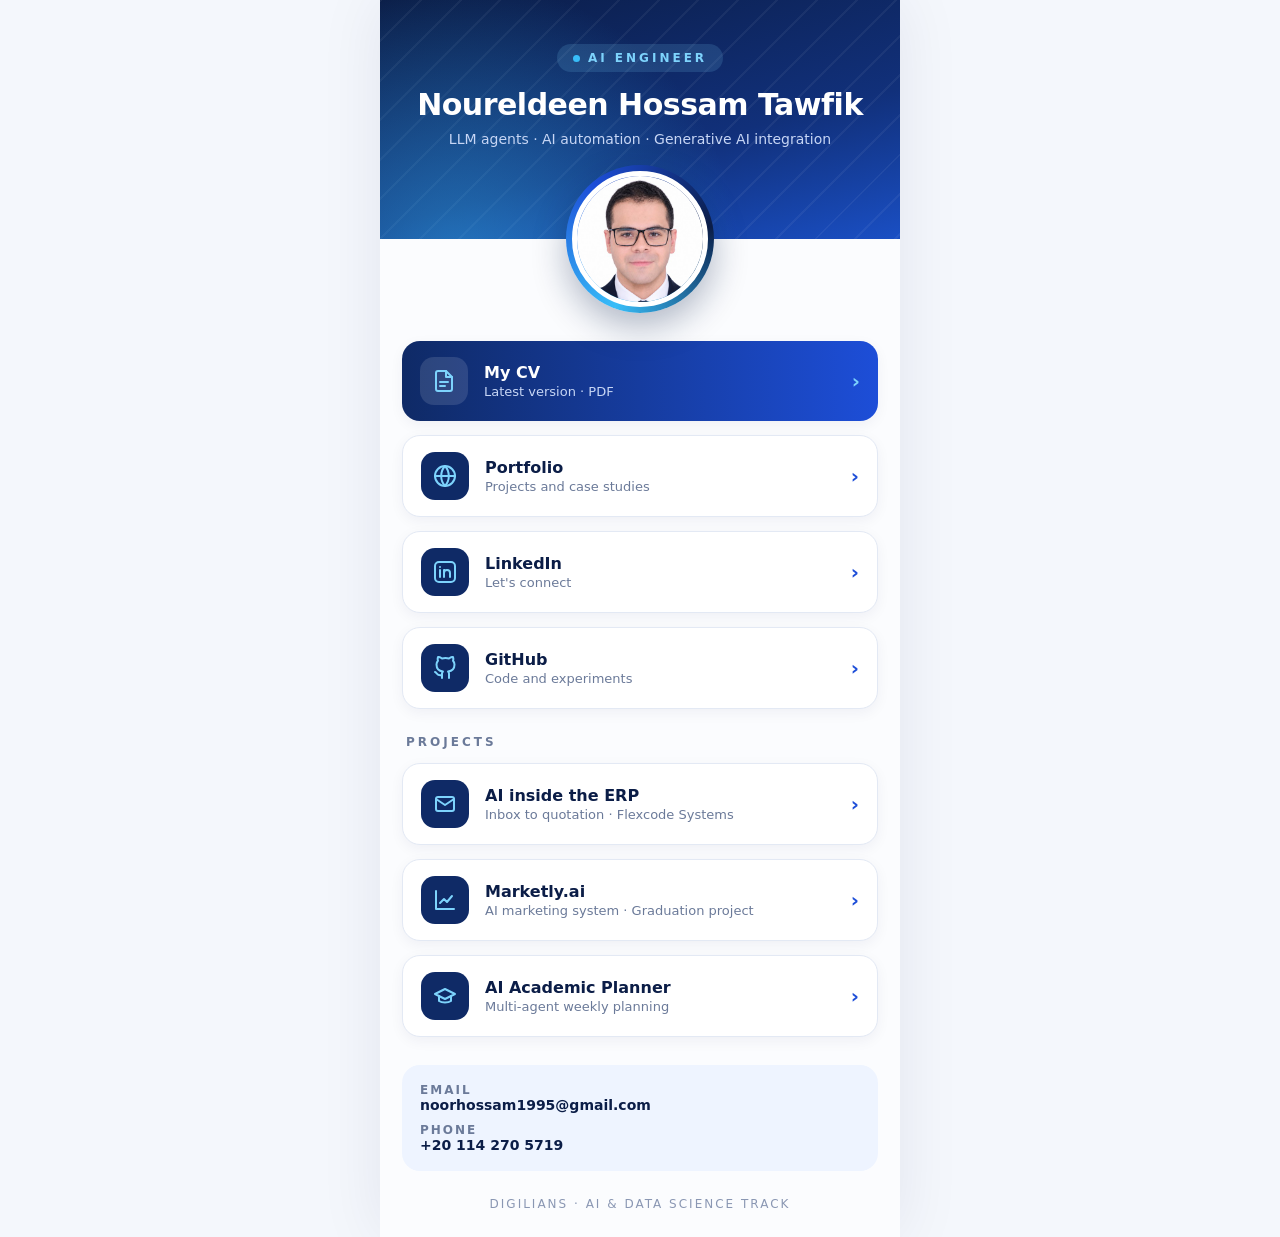
<file: index.html>
<!DOCTYPE html>
<html lang="en">
<head>
<meta charset="utf-8">
<meta name="viewport" content="width=device-width, initial-scale=1">
<title>Noureldeen Hossam Tawfik · AI Engineer</title>
<meta name="description" content="Noureldeen Hossam Tawfik — AI Engineer. Portfolio, CV, LinkedIn and projects.">
<style>
*{box-sizing:border-box;margin:0;padding:0}
body{min-height:100vh;font-family:Inter,system-ui,-apple-system,"Segoe UI",Roboto,sans-serif;color:#0b1d47;
  background:#f4f7fc;display:flex;justify-content:center}
.wrap{width:100%;max-width:520px;min-height:100vh;background:#fbfcfe;box-shadow:0 0 60px rgba(11,29,71,.08)}
.hero{position:relative;padding:44px 28px 92px;text-align:center;color:#fff;
  background:linear-gradient(165deg,#0b1d47 0%,#11307a 60%,#1a4fc4 100%);overflow:hidden}
.hero:after{content:"";position:absolute;inset:0;pointer-events:none;
  background:radial-gradient(circle at 15% 110%,rgba(56,189,248,.45),transparent 55%),
  repeating-linear-gradient(135deg,rgba(255,255,255,.05) 0 2px,transparent 2px 28px)}
.hero *{position:relative;z-index:1}
.chip{display:inline-flex;align-items:center;gap:8px;padding:7px 16px;border-radius:999px;background:rgba(125,211,252,.15);
  color:#7dd3fc;font-weight:700;font-size:12px;letter-spacing:3px}
.chip:before{content:"";width:7px;height:7px;border-radius:50%;background:#38bdf8}
h1{margin-top:16px;font-size:30px;line-height:1.15;font-weight:800;letter-spacing:-.5px}
.sub{margin-top:8px;color:#c7d6f5;font-size:14px}
.photo{width:148px;height:148px;margin:-74px auto 0;border-radius:50%;padding:6px;position:relative;z-index:2;
  background:conic-gradient(from 200deg,#38bdf8,#1d4ed8,#0b1d47,#38bdf8);box-shadow:0 14px 34px rgba(11,29,71,.3)}
.photo img{width:100%;height:100%;border-radius:50%;border:5px solid #fff;object-fit:cover;display:block}
.links{padding:28px 22px 10px;display:grid;gap:14px}
a.btn{display:flex;align-items:center;gap:16px;padding:16px 18px;border-radius:18px;background:#fff;text-decoration:none;color:#0b1d47;
  border:1px solid #e3e9f4;box-shadow:0 4px 14px rgba(11,29,71,.05);transition:transform .15s,box-shadow .15s}
a.btn:active,a.btn:hover{transform:translateY(-2px);box-shadow:0 10px 24px rgba(11,29,71,.12)}
.ic{width:48px;height:48px;border-radius:14px;background:#0f2a66;display:flex;align-items:center;justify-content:center;flex:none}
.ic svg{width:24px;height:24px;stroke:#7dd3fc;fill:none;stroke-width:2;stroke-linecap:round;stroke-linejoin:round}
.t{font-weight:700;font-size:16px}
.d{font-size:13px;color:#6b7a99;margin-top:2px}
.arrow{margin-left:auto;color:#1d4ed8;font-size:20px;font-weight:700}
a.primary{background:linear-gradient(90deg,#0f2a66,#1d4ed8);border:none;color:#fff}
a.primary .d{color:#c7d6f5}a.primary .ic{background:rgba(255,255,255,.12)}a.primary .arrow{color:#7dd3fc}
.sec{font-size:12px;letter-spacing:3px;font-weight:700;color:#6b7a99;margin:12px 4px 0}
.contact{margin:18px 22px 0;padding:18px;border-radius:18px;background:#eef4ff;display:grid;gap:10px;font-size:14px}
.contact a{color:#0b1d47;text-decoration:none;font-weight:600}
.contact span{color:#6b7a99;font-size:12px;letter-spacing:2px;font-weight:600;display:block}
footer{padding:26px;text-align:center;font-size:12px;color:#8a97b3;letter-spacing:2px}
</style>
</head>
<body>
<div class="wrap">
  <div class="hero">
    <div class="chip">AI ENGINEER</div>
    <h1>Noureldeen Hossam Tawfik</h1>
    <p class="sub">LLM agents · AI automation · Generative AI integration</p>
  </div>
  <div class="photo"><img src="photo.jpg" alt="Noureldeen Hossam Tawfik"></div>

  <div class="links">
    <a class="btn primary" href="Noureldeen_Hossam_CV.pdf" target="_blank" rel="noopener">
      <div class="ic"><svg viewBox="0 0 24 24"><path d="M14 2H6a2 2 0 0 0-2 2v16a2 2 0 0 0 2 2h12a2 2 0 0 0 2-2V8z"/><path d="M14 2v6h6M8 13h8M8 17h5"/></svg></div>
      <div><div class="t">My CV</div><div class="d">Latest version · PDF</div></div><div class="arrow">›</div></a>

    <a class="btn" href="https://portfolioo-sigma-three.vercel.app/" target="_blank" rel="noopener">
      <div class="ic"><svg viewBox="0 0 24 24"><circle cx="12" cy="12" r="10"/><path d="M2 12h20M12 2a15 15 0 0 1 0 20M12 2a15 15 0 0 0 0 20"/></svg></div>
      <div><div class="t">Portfolio</div><div class="d">Projects and case studies</div></div><div class="arrow">›</div></a>

    <a class="btn" href="https://www.linkedin.com/in/nour-eldeen-hossam" target="_blank" rel="noopener">
      <div class="ic"><svg viewBox="0 0 24 24"><rect x="2" y="2" width="20" height="20" rx="4"/><path d="M7 10v7M7 7v.01M11 17v-7M11 13a3 3 0 0 1 6 0v4"/></svg></div>
      <div><div class="t">LinkedIn</div><div class="d">Let's connect</div></div><div class="arrow">›</div></a>

    <a class="btn" href="https://github.com/noureldeenhossam" target="_blank" rel="noopener">
      <div class="ic"><svg viewBox="0 0 24 24"><path d="M9 19c-5 1.5-5-2.5-7-3m14 6v-3.9a3.4 3.4 0 0 0-.9-2.6c3.1-.4 6.4-1.5 6.4-7A5.4 5.4 0 0 0 20 4.8 5 5 0 0 0 19.9 1S18.7.6 16 2.5a13.4 13.4 0 0 0-7 0C6.3.6 5.1 1 5.1 1A5 5 0 0 0 5 4.8a5.4 5.4 0 0 0-1.5 3.7c0 5.4 3.3 6.6 6.4 7a3.4 3.4 0 0 0-.9 2.6V22"/></svg></div>
      <div><div class="t">GitHub</div><div class="d">Code and experiments</div></div><div class="arrow">›</div></a>

    <div class="sec">PROJECTS</div>

    <a class="btn" href="projects/flexcode.html">
      <div class="ic"><svg viewBox="0 0 24 24"><rect x="3" y="5" width="18" height="14" rx="2"/><path d="M3 7l9 6 9-6"/></svg></div>
      <div><div class="t">AI inside the ERP</div><div class="d">Inbox to quotation · Flexcode Systems</div></div><div class="arrow">›</div></a>

    <a class="btn" href="projects/marketly.html">
      <div class="ic"><svg viewBox="0 0 24 24"><path d="M3 3v18h18"/><path d="M7 15l4-4 3 3 5-6"/></svg></div>
      <div><div class="t">Marketly.ai</div><div class="d">AI marketing system · Graduation project</div></div><div class="arrow">›</div></a>

    <a class="btn" href="projects/academic.html">
      <div class="ic"><svg viewBox="0 0 24 24"><path d="M22 10L12 5 2 10l10 5 10-5z"/><path d="M6 12v5c3 2 9 2 12 0v-5"/></svg></div>
      <div><div class="t">AI Academic Planner</div><div class="d">Multi-agent weekly planning</div></div><div class="arrow">›</div></a>


  </div>

  <div class="contact">
    <div><span>EMAIL</span><a href="mailto:noorhossam1995@gmail.com">noorhossam1995@gmail.com</a></div>
    <div><span>PHONE</span><a href="tel:+201142705719">+20 114 270 5719</a></div>
  </div>
  <footer>DIGILIANS · AI &amp; DATA SCIENCE TRACK</footer>
</div>
</body>
</html>
</file>
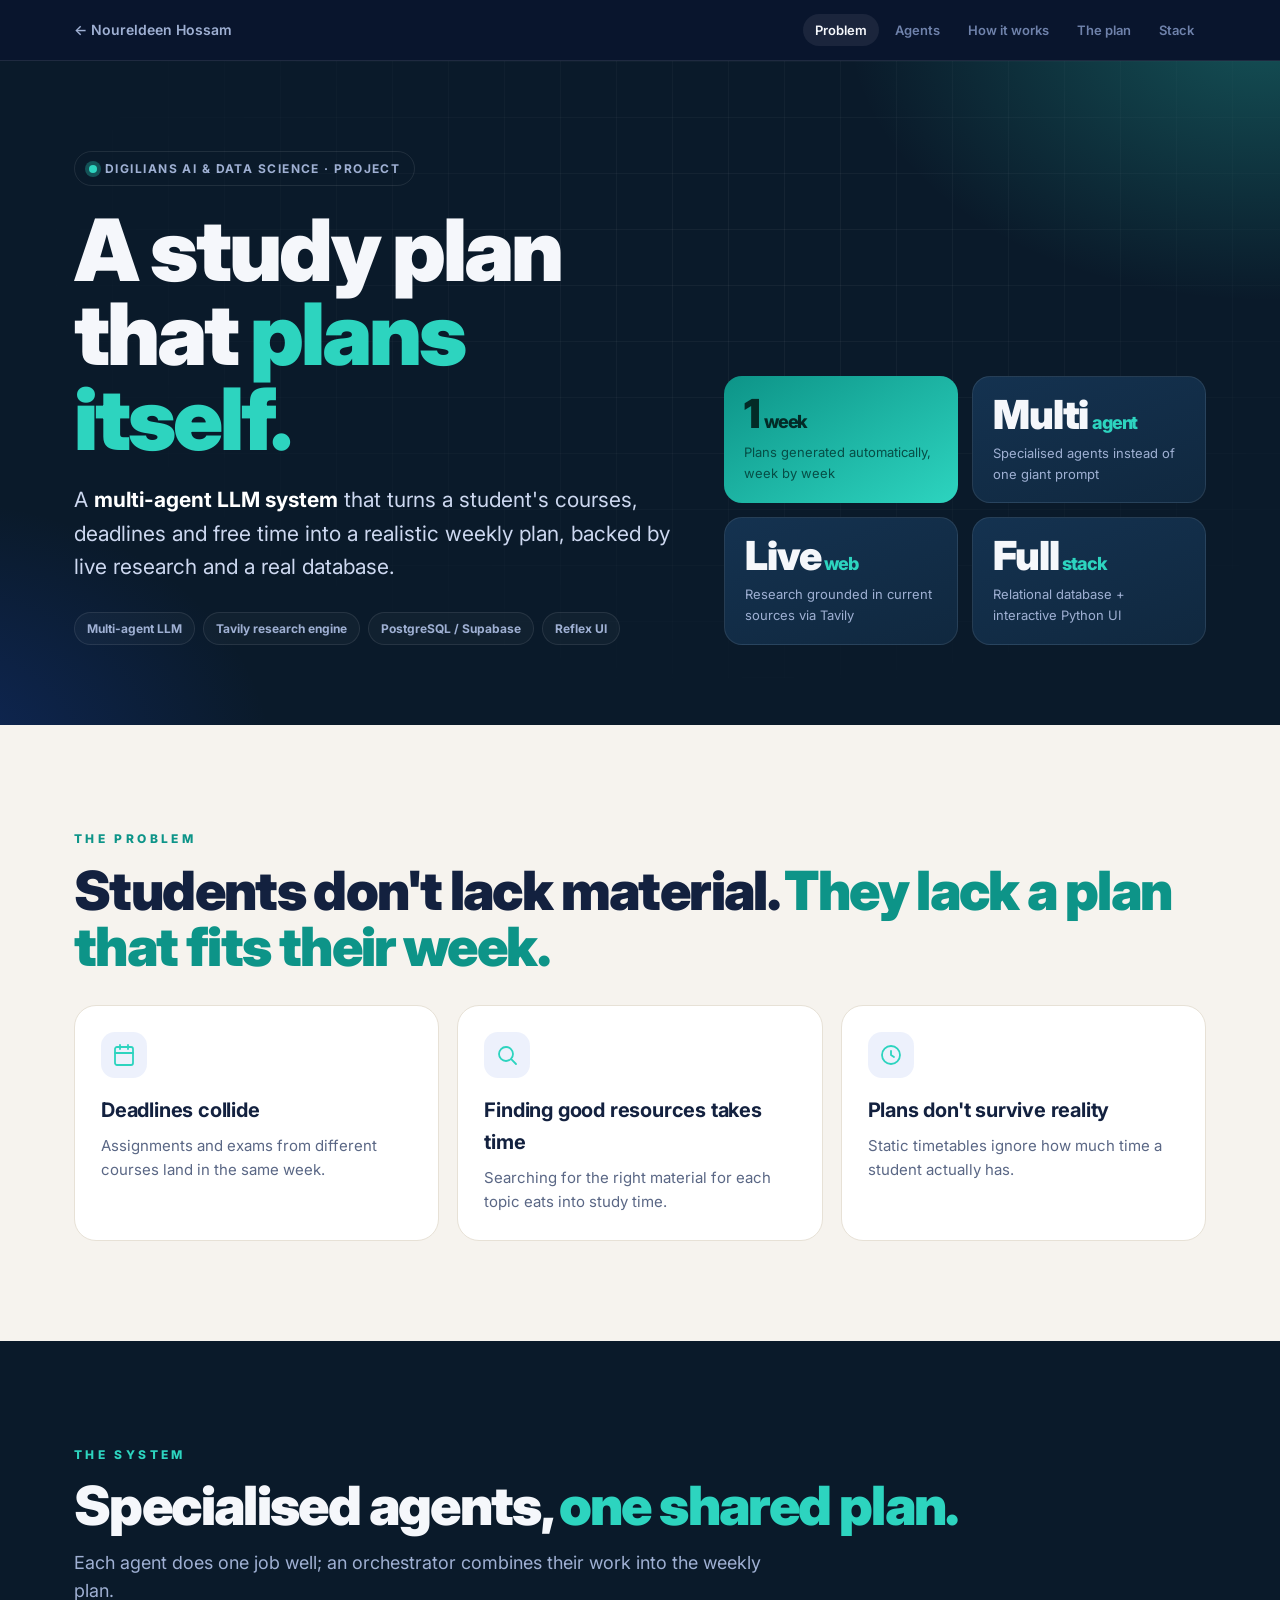
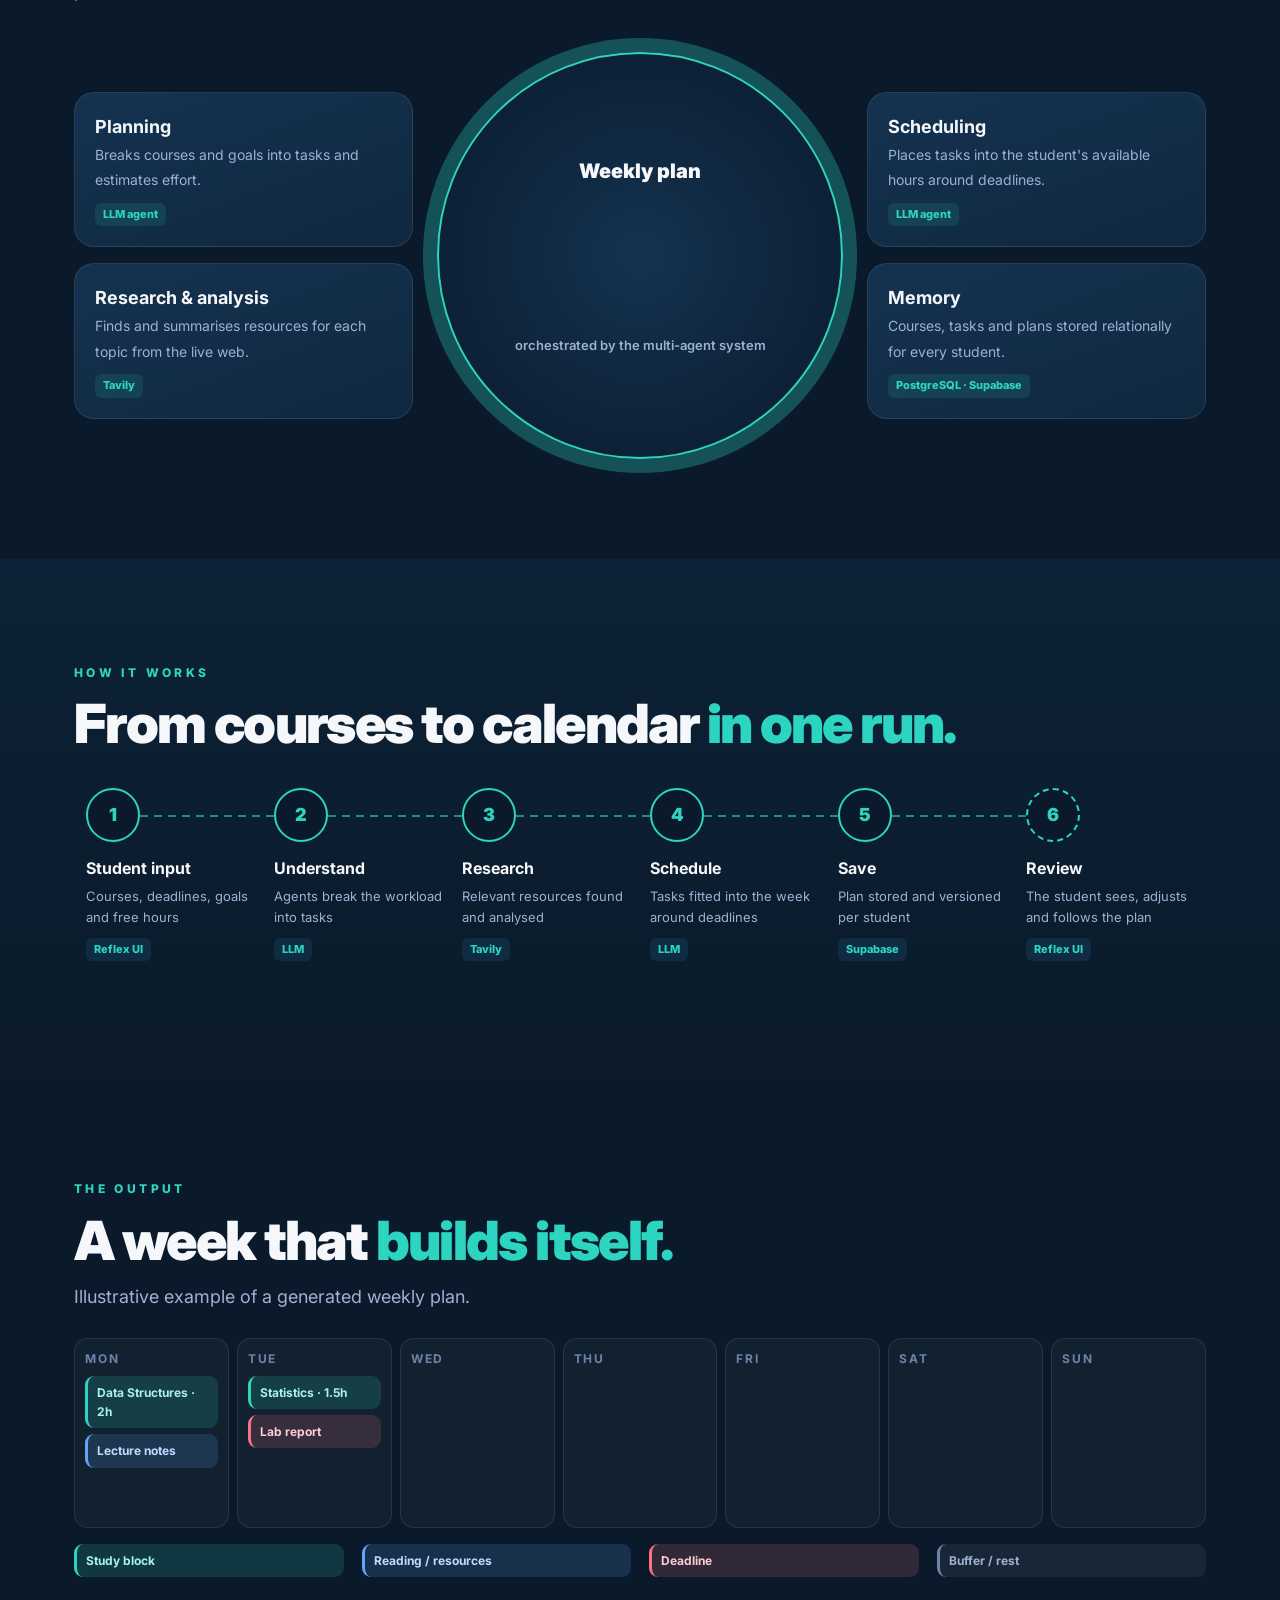
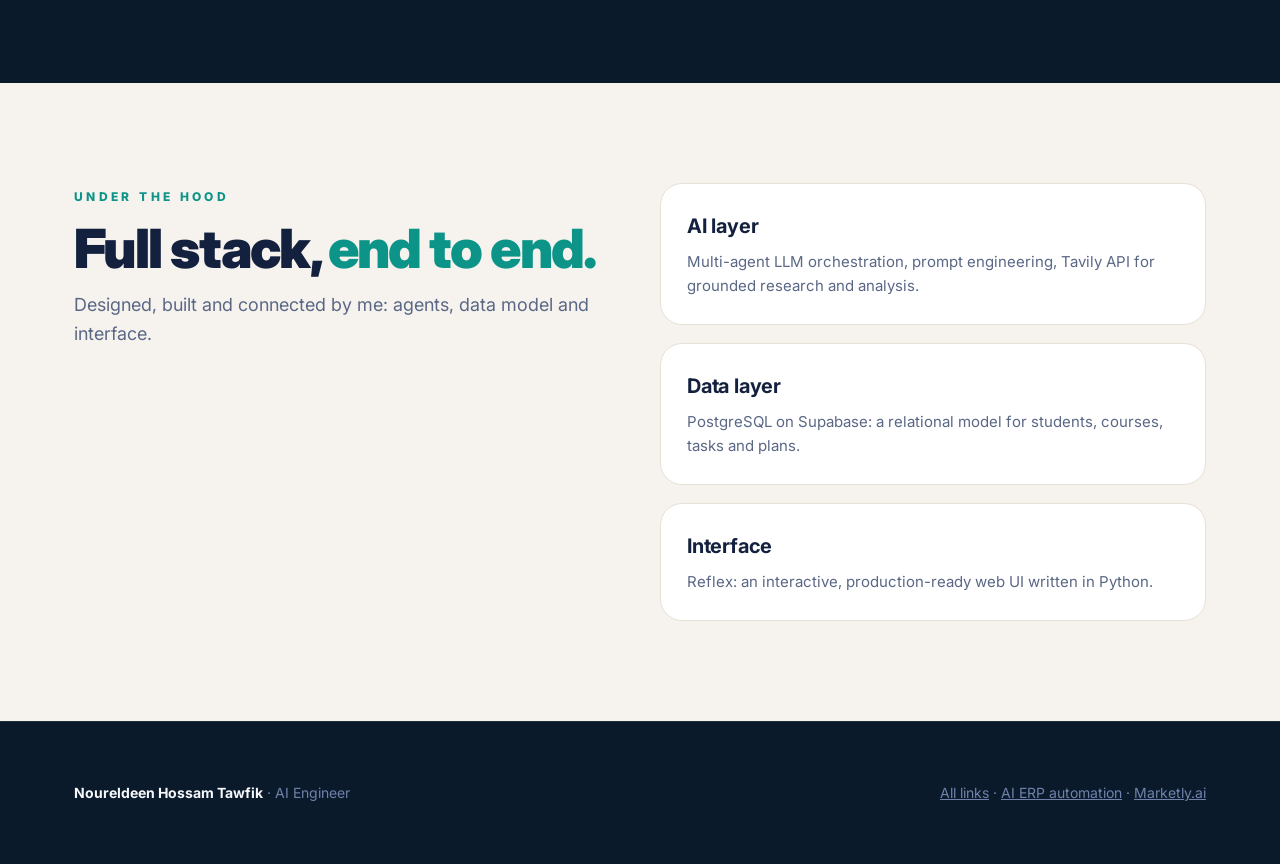
<file: projects/academic.html>
<!DOCTYPE html>
<html lang="en">
<head>
<meta charset="utf-8"><meta name="viewport" content="width=device-width,initial-scale=1">
<title>AI Academic Planner – Multi-Agent System | Noureldeen Hossam</title>
<meta name="description" content="A multi-agent LLM system that builds a student's weekly academic plan, with a Tavily research engine, PostgreSQL/Supabase backend and a Reflex UI.">
<link rel="preconnect" href="https://fonts.googleapis.com"><link href="https://fonts.googleapis.com/css2?family=Inter:wght@400;600;700;800;900&display=swap" rel="stylesheet">
<link rel="stylesheet" href="style.css">
<style>
:root{--accent:#2dd4bf;--accent2:#0d9488;--glow:rgba(45,212,191,.30);--bg:#0a1a2a;--bg2:#0d2236;--panel:#10283f;--panel2:#143250}
.stat.hot{color:#032b27}.stat.hot p{color:#064e46}.stat.hot .n small{color:#032b27}
.week{display:grid;grid-template-columns:repeat(7,1fr);gap:8px}
.day{background:rgba(255,255,255,.03);border:1px solid var(--line);border-radius:14px;padding:10px;min-height:190px}
.day h5{font-size:12px;letter-spacing:.15em;color:var(--dim);margin-bottom:8px}
.blk{border-radius:9px;padding:7px 9px;font-size:12px;font-weight:700;margin-bottom:6px;opacity:0;transform:scale(.9);transition:.5s}
.blk.in{opacity:1;transform:none}
.blk.study{background:rgba(45,212,191,.16);color:#a7f3e8;border-left:3px solid var(--accent)}
.blk.due{background:rgba(251,113,133,.16);color:#fecdd3;border-left:3px solid #fb7185}
.blk.read{background:rgba(96,165,250,.16);color:#bfdbfe;border-left:3px solid #60a5fa}
.blk.rest{background:rgba(255,255,255,.06);color:var(--muted);border-left:3px solid var(--dim)}
.agents{position:relative;display:grid;grid-template-columns:1fr 1.2fr 1fr;gap:24px;align-items:center}
.agent{background:linear-gradient(160deg,var(--panel2),var(--panel));border:1px solid var(--line);border-radius:20px;padding:20px;position:relative}
.agent b{display:block;font-size:18px}.agent span{color:var(--muted);font-size:14px}
.agent .tg{display:inline-block;margin-top:10px;font-size:11px;font-weight:800;color:var(--accent);background:rgba(45,212,191,.12);border-radius:6px;padding:3px 8px}
.hub{aspect-ratio:1;border-radius:50%;display:grid;place-items:center;text-align:center;background:radial-gradient(circle,var(--panel2),var(--bg));border:2px solid var(--accent);box-shadow:0 0 0 14px var(--glow);font-weight:900;font-size:20px;padding:30px;animation:pulse2 3s ease-in-out infinite}
.hub small{display:block;color:var(--muted);font-weight:600;font-size:13px;margin-top:6px}
@keyframes pulse2{50%{box-shadow:0 0 0 24px rgba(45,212,191,.12)}}
.col{display:grid;gap:16px}
@media(max-width:900px){.week{grid-template-columns:repeat(2,1fr)}.agents{grid-template-columns:1fr}.hub{max-width:260px;margin:auto}}
</style>
</head>
<body>
<div class="progress"></div>
<div class="topbar"><div class="wrap">
  <a class="back" href="../index.html">← Noureldeen Hossam</a>
  <nav class="toc"><a href="#problem">Problem</a><a href="#agents">Agents</a><a href="#flow">How it works</a><a href="#plan">The plan</a><a href="#stack">Stack</a></nav>
</div></div>

<header class="hero"><div class="wrap heroGrid">
  <div class="rv">
    <span class="badge"><i></i>Digilians AI & Data Science · Project</span>
    <h1>A study plan that <em>plans itself.</em></h1>
    <p class="lede">A <b>multi-agent LLM system</b> that turns a student's courses, deadlines and free time into a realistic weekly plan, backed by live research and a real database.</p>
    <div class="meta"><span class="chip">Multi-agent LLM</span><span class="chip">Tavily research engine</span><span class="chip">PostgreSQL / Supabase</span><span class="chip">Reflex UI</span></div>
  </div>
  <div class="stats">
    <div class="stat hot rv d1"><div class="n">1<small>week</small></div><p>Plans generated automatically, week by week</p></div>
    <div class="stat rv d2"><div class="n">Multi<small>agent</small></div><p>Specialised agents instead of one giant prompt</p></div>
    <div class="stat rv d3"><div class="n">Live<small>web</small></div><p>Research grounded in current sources via Tavily</p></div>
    <div class="stat rv d4"><div class="n">Full<small>stack</small></div><p>Relational database + interactive Python UI</p></div>
  </div>
</div></header>

<section class="s paper" id="problem"><div class="wrap">
  <span class="eyebrow" style="color:var(--accent2)">The problem</span>
  <h2 class="rv">Students don't lack material. <em style="color:var(--accent2)">They lack a plan that fits their week.</em></h2>
  <div class="grid g3" style="margin-top:30px">
    <div class="card rv d1"><div class="ico"><svg viewBox="0 0 24 24"><rect x="3" y="4" width="18" height="18" rx="2"/><path d="M16 2v4M8 2v4M3 10h18"/></svg></div><h3>Deadlines collide</h3><p>Assignments and exams from different courses land in the same week.</p></div>
    <div class="card rv d2"><div class="ico"><svg viewBox="0 0 24 24"><circle cx="11" cy="11" r="7"/><path d="M21 21l-4.3-4.3"/></svg></div><h3>Finding good resources takes time</h3><p>Searching for the right material for each topic eats into study time.</p></div>
    <div class="card rv d3"><div class="ico"><svg viewBox="0 0 24 24"><path d="M12 8v4l3 2"/><circle cx="12" cy="12" r="9"/></svg></div><h3>Plans don't survive reality</h3><p>Static timetables ignore how much time a student actually has.</p></div>
  </div>
</div></section>

<section class="s" id="agents"><div class="wrap">
  <div class="secHead"><div><span class="eyebrow">The system</span><h2 class="rv">Specialised agents, <em>one shared plan.</em></h2><p class="sub rv">Each agent does one job well; an orchestrator combines their work into the weekly plan.</p></div></div>
  <div class="agents rv">
    <div class="col">
      <div class="agent"><b>Planning</b><span>Breaks courses and goals into tasks and estimates effort.</span><br><span class="tg">LLM agent</span></div>
      <div class="agent"><b>Research & analysis</b><span>Finds and summarises resources for each topic from the live web.</span><br><span class="tg">Tavily</span></div>
    </div>
    <div class="hub">Weekly plan<small>orchestrated by the multi-agent system</small></div>
    <div class="col">
      <div class="agent"><b>Scheduling</b><span>Places tasks into the student's available hours around deadlines.</span><br><span class="tg">LLM agent</span></div>
      <div class="agent"><b>Memory</b><span>Courses, tasks and plans stored relationally for every student.</span><br><span class="tg">PostgreSQL · Supabase</span></div>
    </div>
  </div>
</div></section>

<section class="s alt" id="flow"><div class="wrap">
  <span class="eyebrow">How it works</span>
  <h2 class="rv">From courses to calendar <em>in one run.</em></h2>
  <div class="pipe rv" style="margin-top:30px">
    <div class="step"><div class="dot">1</div><h4>Student input</h4><p>Courses, deadlines, goals and free hours</p><span class="tool">Reflex UI</span></div>
    <div class="step"><div class="dot">2</div><h4>Understand</h4><p>Agents break the workload into tasks</p><span class="tool">LLM</span></div>
    <div class="step"><div class="dot">3</div><h4>Research</h4><p>Relevant resources found and analysed</p><span class="tool">Tavily</span></div>
    <div class="step"><div class="dot">4</div><h4>Schedule</h4><p>Tasks fitted into the week around deadlines</p><span class="tool">LLM</span></div>
    <div class="step"><div class="dot">5</div><h4>Save</h4><p>Plan stored and versioned per student</p><span class="tool">Supabase</span></div>
    <div class="step human"><div class="dot">6</div><h4>Review</h4><p>The student sees, adjusts and follows the plan</p><span class="tool">Reflex UI</span></div>
  </div>
</div></section>

<section class="s" id="plan"><div class="wrap">
  <span class="eyebrow">The output</span>
  <h2 class="rv">A week that <em>builds itself.</em></h2>
  <p class="sub rv">Illustrative example of a generated weekly plan.</p>
  <div class="week rv" id="week" style="margin-top:26px"></div>
  <div class="grid g4" style="margin-top:16px;font-size:13px"><span class="blk study in">Study block</span><span class="blk read in">Reading / resources</span><span class="blk due in">Deadline</span><span class="blk rest in">Buffer / rest</span></div>
</div></section>

<section class="s paper" id="stack"><div class="wrap grid g2" style="gap:40px">
  <div><span class="eyebrow" style="color:var(--accent2)">Under the hood</span><h2 class="rv">Full stack, <em style="color:var(--accent2)">end to end.</em></h2><p class="sub rv">Designed, built and connected by me: agents, data model and interface.</p></div>
  <div class="grid">
    <div class="card rv d1"><h3>AI layer</h3><p>Multi-agent LLM orchestration, prompt engineering, Tavily API for grounded research and analysis.</p></div>
    <div class="card rv d2"><h3>Data layer</h3><p>PostgreSQL on Supabase: a relational model for students, courses, tasks and plans.</p></div>
    <div class="card rv d3"><h3>Interface</h3><p>Reflex: an interactive, production-ready web UI written in Python.</p></div>
  </div>
</div></section>

<footer class="f"><div class="wrap"><span><b>Noureldeen Hossam Tawfik</b> · AI Engineer</span><span><a href="../index.html">All links</a> · <a href="flexcode.html">AI ERP automation</a> · <a href="marketly.html">Marketly.ai</a></span></div></footer>
<script src="app.js"></script>
<script>
(function(){const days=['MON','TUE','WED','THU','FRI','SAT','SUN'];
const plan=[[['study','Data Structures · 2h'],['read','Lecture notes']],[['study','Statistics · 1.5h'],['due','Lab report']],[['read','Research: ML papers'],['study','ML project · 2h']],[['study','Data Structures · 1h'],['study','Statistics practice']],[['due','Quiz · Statistics'],['rest','Buffer']],[['study','ML project · 3h'],['read','Tutorial videos']],[['rest','Review week'],['rest','Rest']]];
const w=document.getElementById('week');days.forEach((d,i)=>{const c=document.createElement('div');c.className='day';c.innerHTML='<h5>'+d+'</h5>'+plan[i].map(b=>'<div class="blk '+b[0]+'">'+b[1]+'</div>').join('');w.appendChild(c)});
const blks=w.querySelectorAll('.blk');const o=new IntersectionObserver(es=>{if(es[0].isIntersecting){blks.forEach((b,i)=>setTimeout(()=>b.classList.add('in'),i*140));o.disconnect()}},{threshold:.3});o.observe(w);setTimeout(()=>blks.forEach(b=>b.classList.add("in")),2500)})();
</script>
</body>
</html>
</file>
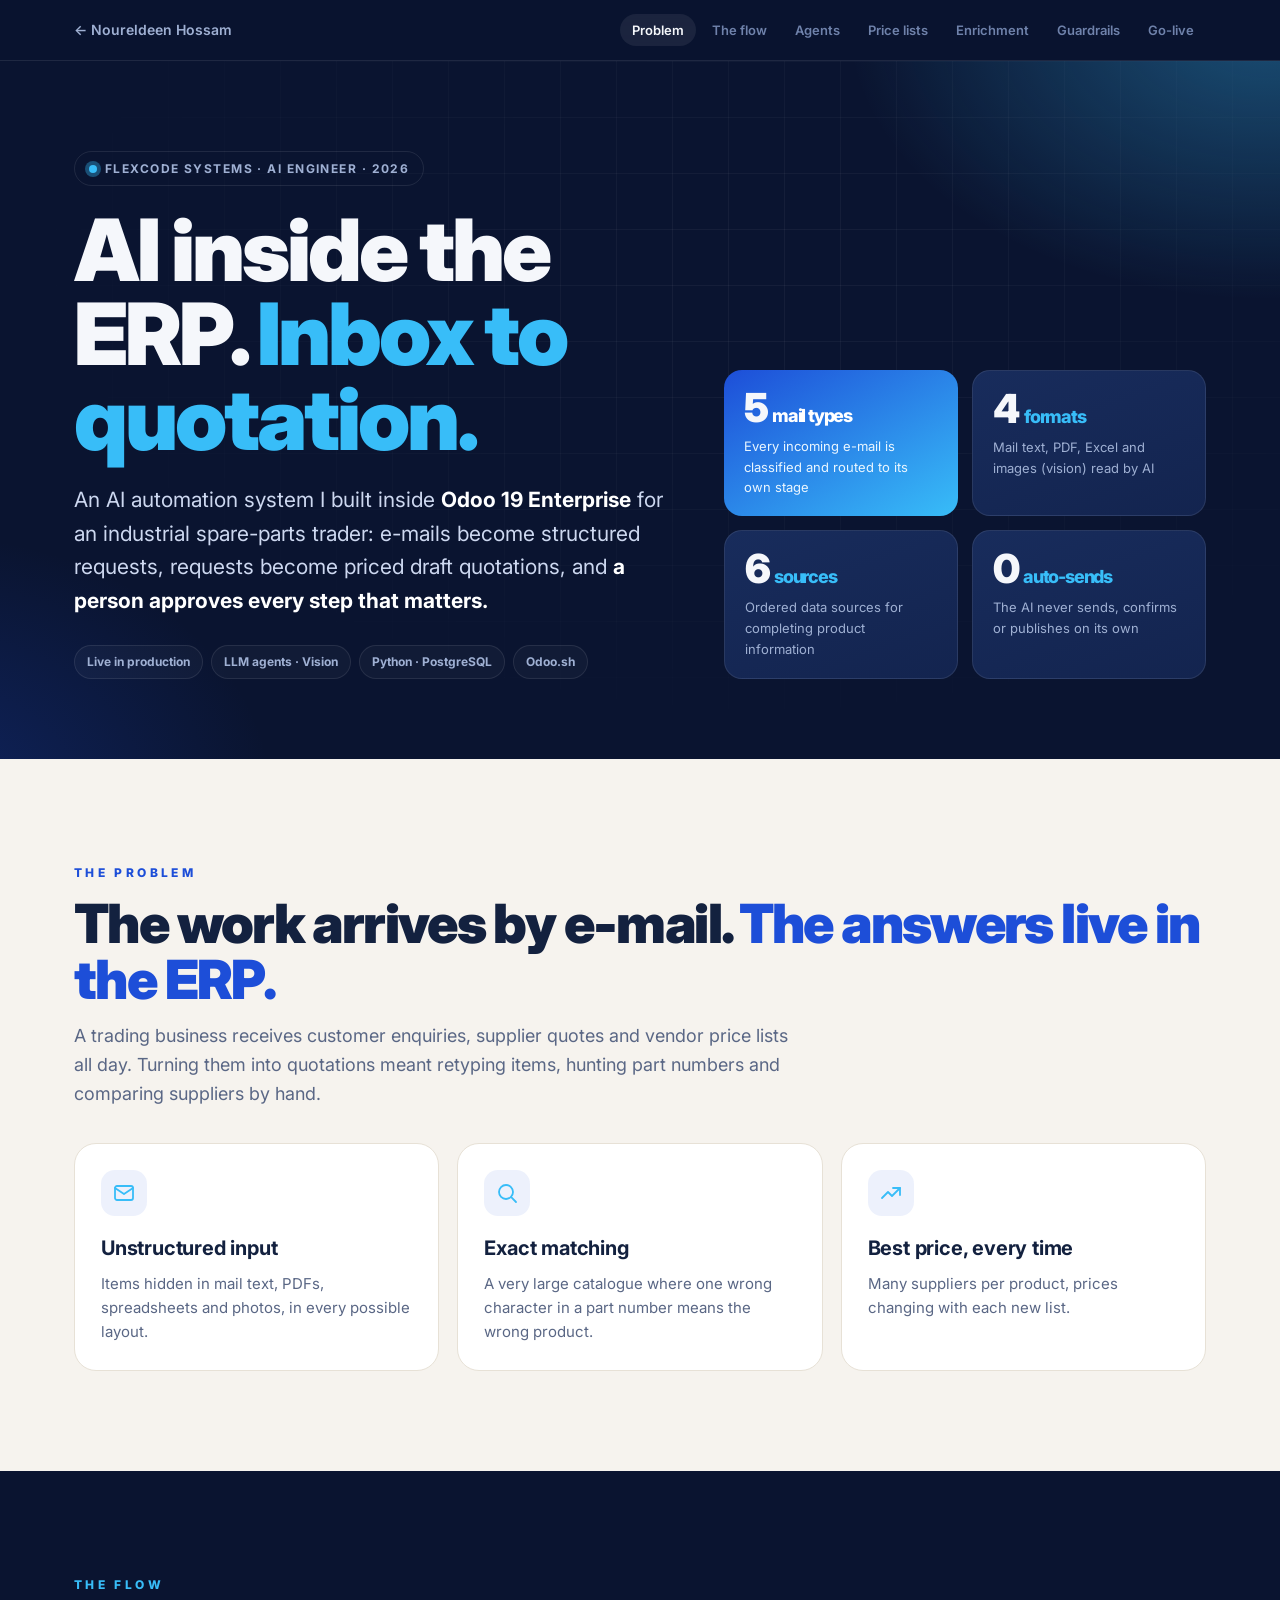
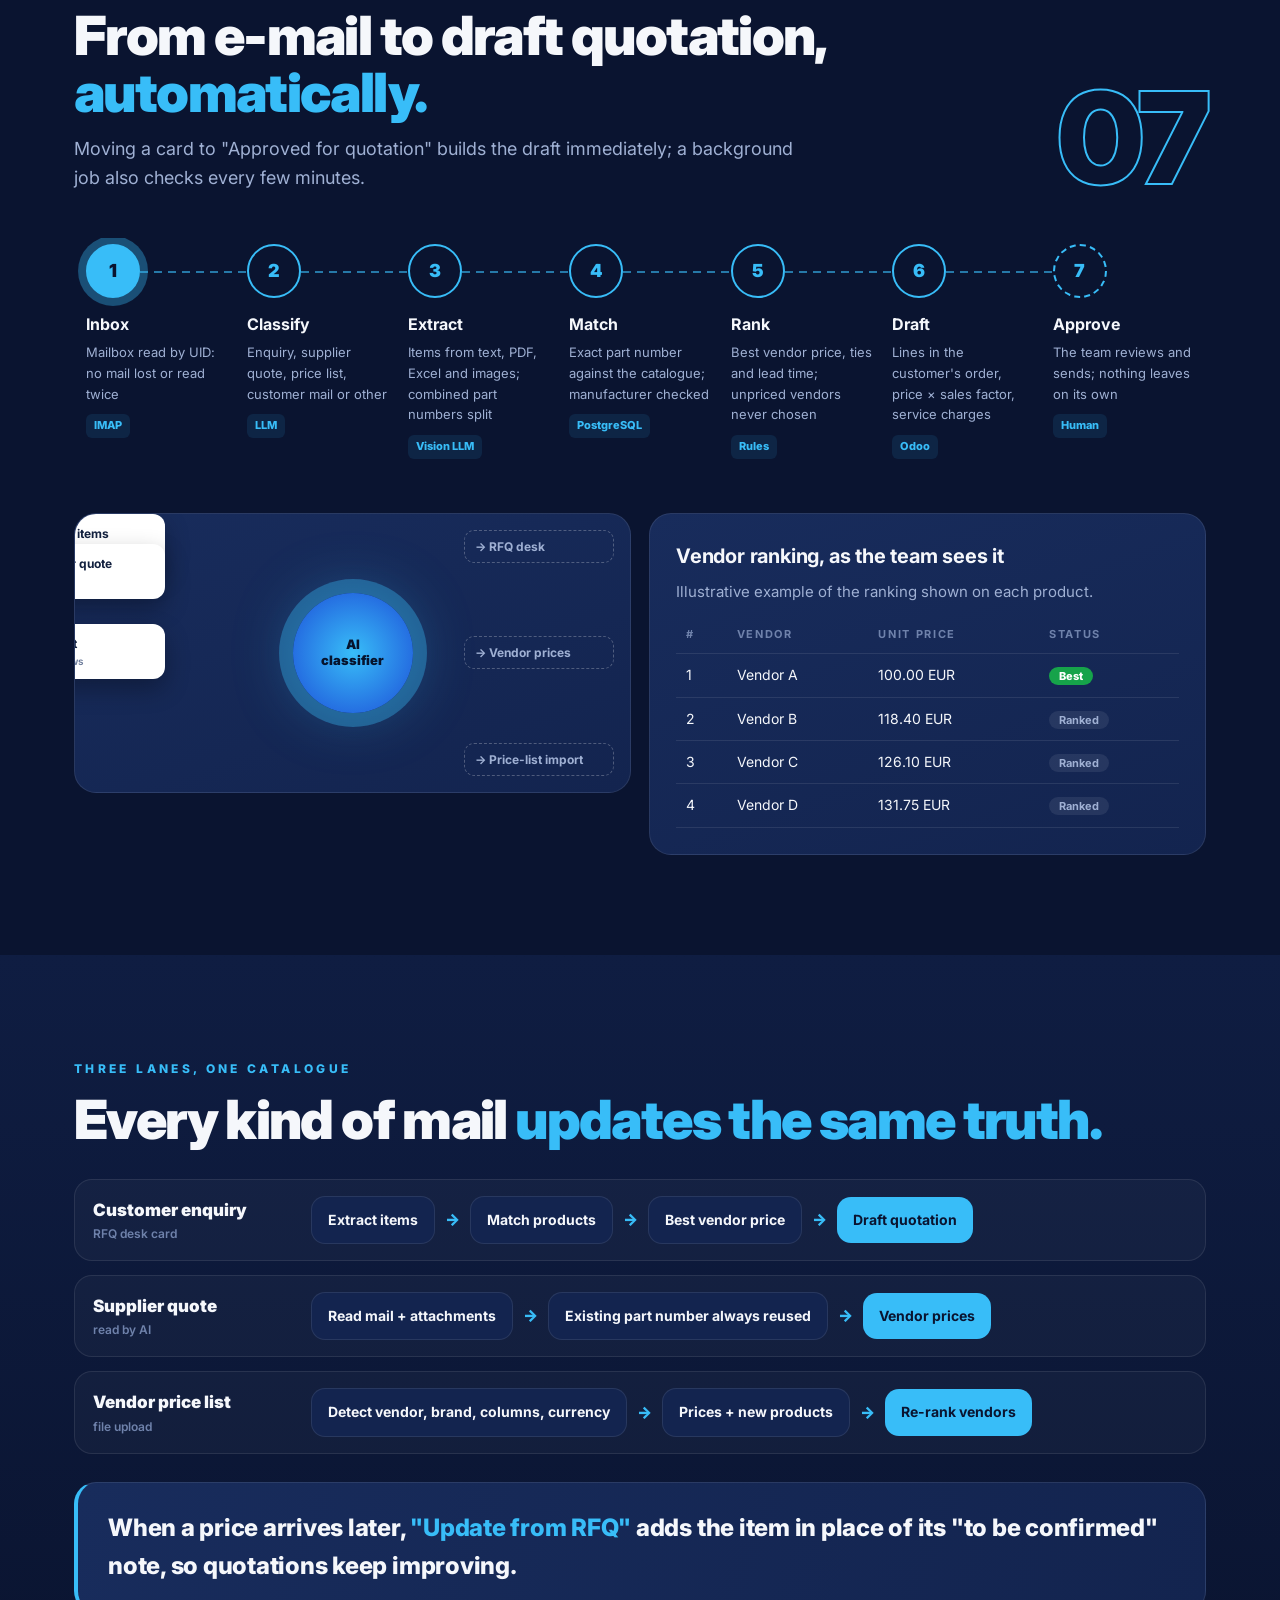
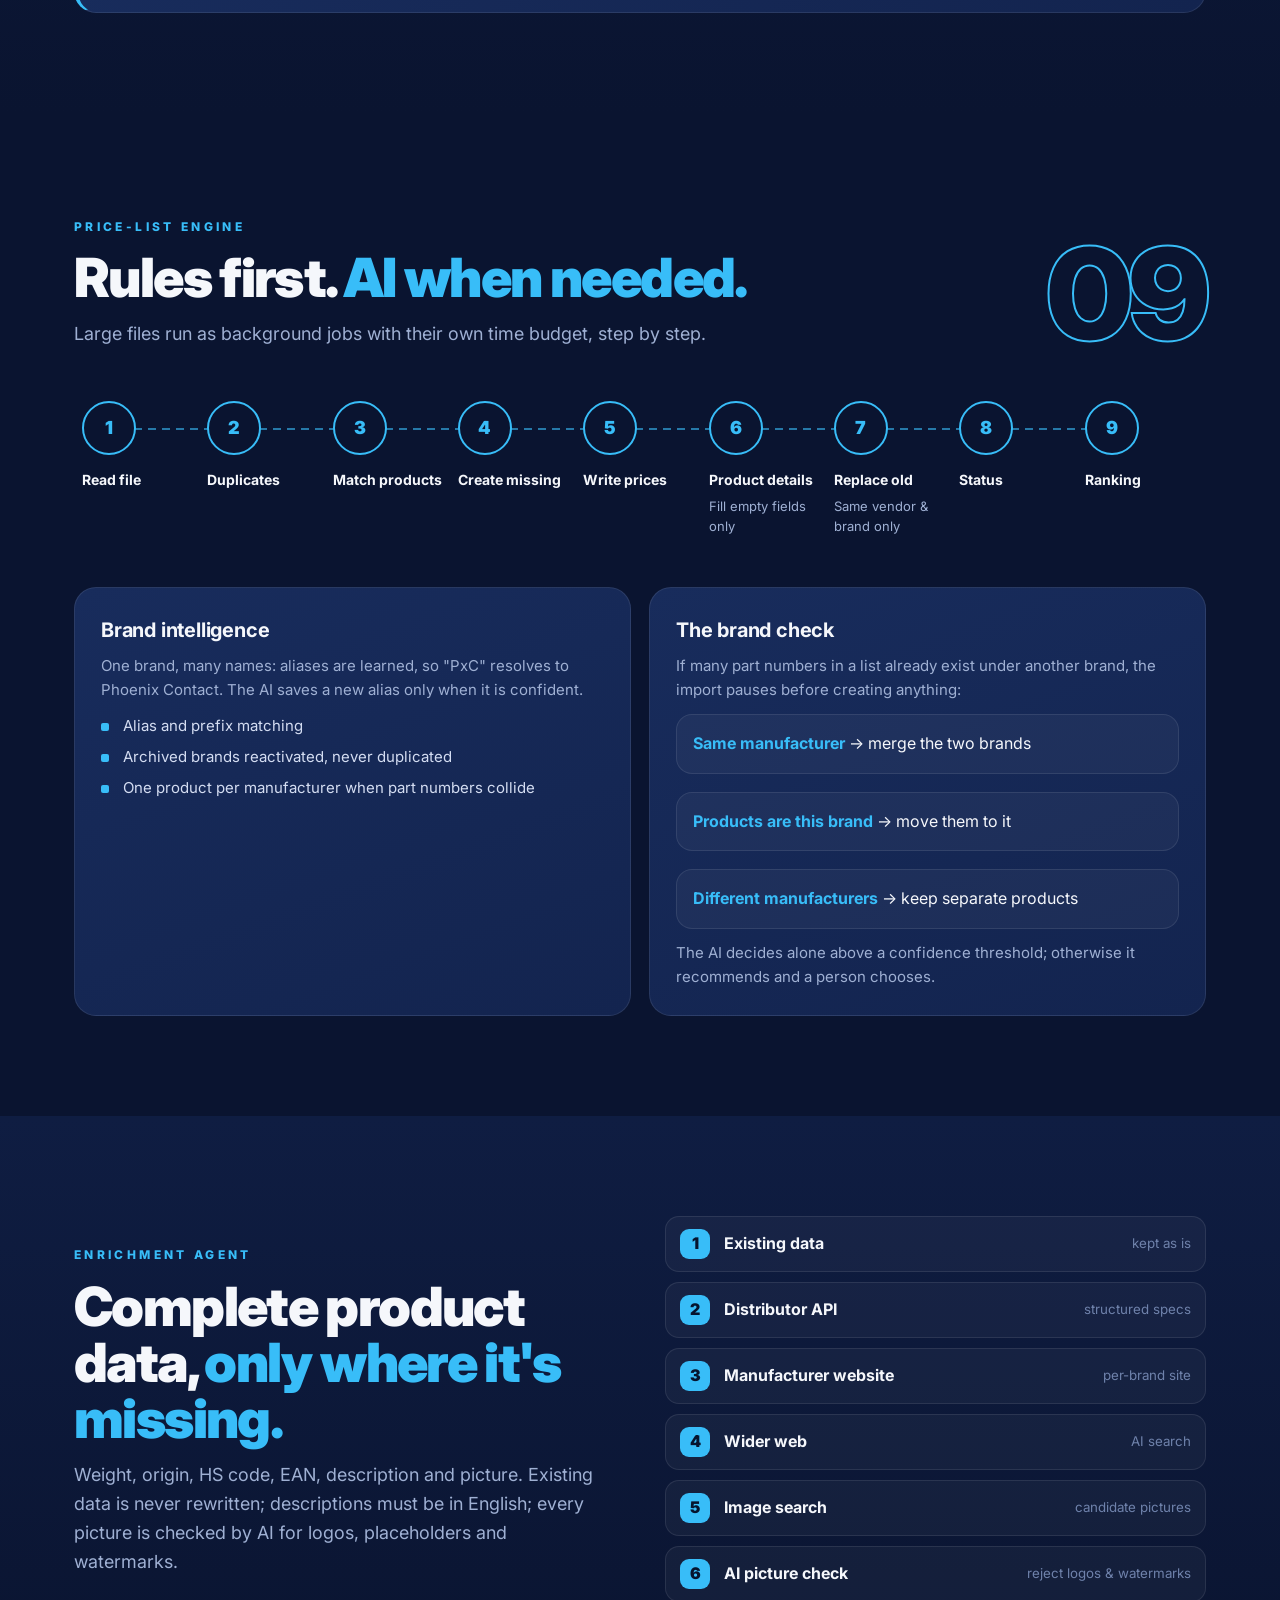
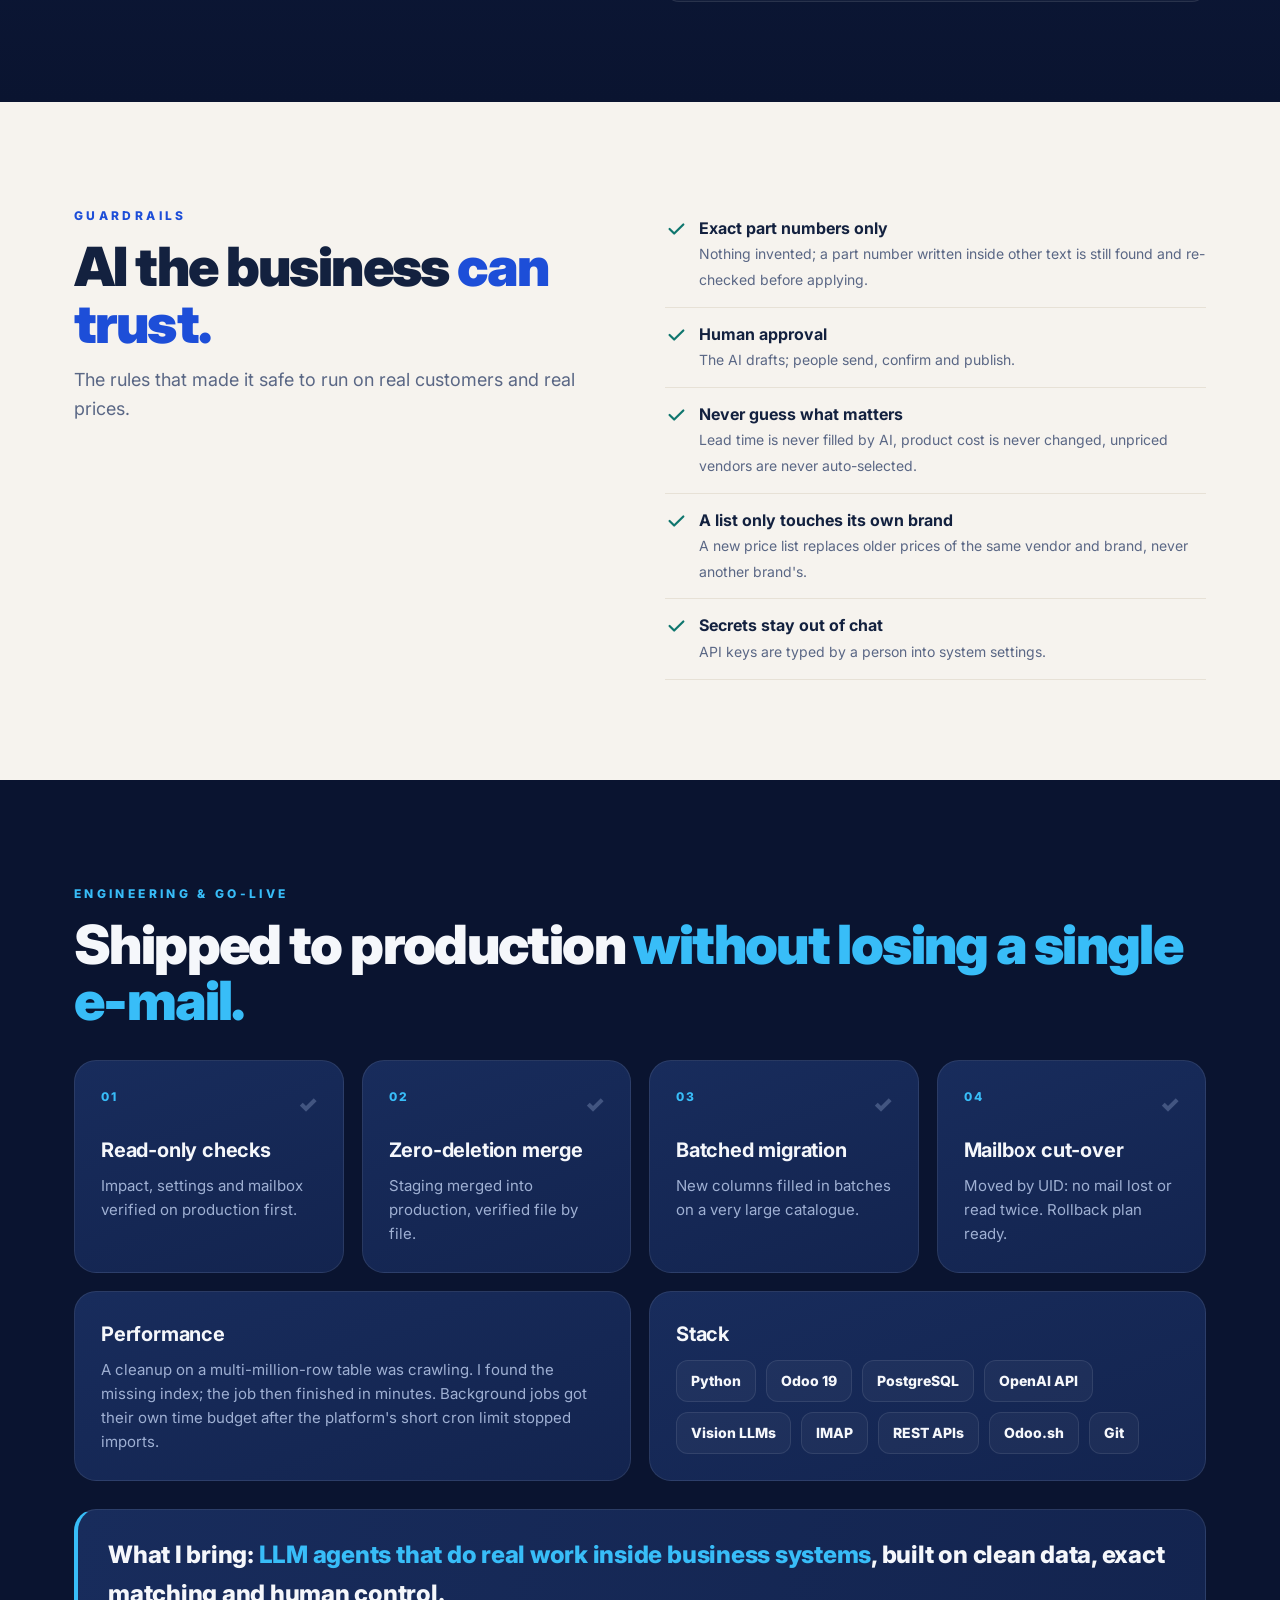
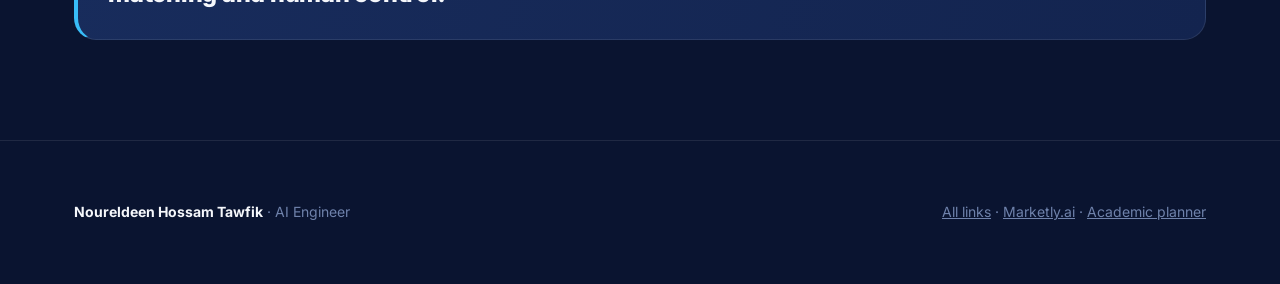
<file: projects/flexcode.html>
<!DOCTYPE html>
<html lang="en">
<head>
<meta charset="utf-8"><meta name="viewport" content="width=device-width,initial-scale=1">
<title>AI inside the ERP – Inbox to Quotation | Noureldeen Hossam</title>
<meta name="description" content="An AI automation system built inside Odoo ERP: e-mail intake, LLM agents, document extraction, catalogue matching, vendor ranking and draft quotations with human approval.">
<link rel="preconnect" href="https://fonts.googleapis.com"><link href="https://fonts.googleapis.com/css2?family=Inter:wght@400;600;700;800;900&display=swap" rel="stylesheet">
<link rel="stylesheet" href="style.css">
<style>
.lanes{display:grid;gap:14px}
.lane{display:grid;grid-template-columns:200px 1fr;gap:18px;align-items:center;background:rgba(255,255,255,.03);border:1px solid var(--line);border-radius:18px;padding:16px 18px}
.lane .who{font-weight:900;font-size:17px}.lane .who small{display:block;color:var(--dim);font-weight:600;font-size:12px}
.mail{position:relative;height:280px;border-radius:var(--r);background:linear-gradient(160deg,var(--panel2),var(--panel));border:1px solid var(--line);overflow:hidden}
.mail .env{position:absolute;left:-60px;width:150px;padding:10px 12px;border-radius:12px;background:#fff;color:#13213f;font-size:12px;font-weight:700;box-shadow:0 10px 24px rgba(0,0,0,.3);animation:fly 6s linear infinite}
.mail .env small{display:block;color:#6b7a99;font-weight:600}
.mail .env:nth-child(2){top:30px;animation-delay:0s}.mail .env:nth-child(3){top:110px;animation-delay:2s}.mail .env:nth-child(4){top:190px;animation-delay:4s}
@keyframes fly{0%{left:-170px;opacity:0}10%{opacity:1}45%{left:38%}55%{left:38%}90%{opacity:1}100%{left:110%;opacity:0}}
.mail .brain{position:absolute;left:50%;top:50%;transform:translate(-50%,-50%);width:120px;height:120px;border-radius:50%;background:radial-gradient(circle,var(--accent),var(--accent2));display:grid;place-items:center;box-shadow:0 0 0 14px var(--glow),0 0 60px var(--glow);font-weight:900;color:#06142e;animation:pulse 2s ease-in-out infinite;z-index:2;text-align:center;font-size:13px;line-height:1.2}
@keyframes pulse{50%{box-shadow:0 0 0 22px rgba(56,189,248,.15),0 0 80px var(--glow)}}
.mail .bins{position:absolute;right:16px;top:16px;bottom:16px;display:flex;flex-direction:column;justify-content:space-between;width:150px}
.mail .bins div{border:1px dashed rgba(255,255,255,.25);border-radius:10px;padding:6px 10px;font-size:12px;font-weight:700;color:var(--muted)}
.srcs{counter-reset:s;display:grid;gap:10px}
.src{display:flex;align-items:center;gap:14px;padding:12px 14px;border-radius:14px;background:rgba(255,255,255,.04);border:1px solid var(--line)}
.src:before{counter-increment:s;content:counter(s);flex:none;width:30px;height:30px;border-radius:9px;background:var(--accent);color:#06142e;font-weight:900;display:grid;place-items:center}
.src b{flex:1}.src small{color:var(--dim)}
.rule{display:flex;gap:12px;align-items:flex-start;padding:14px 0;border-bottom:1px solid #e7e1d6}
.rule svg{flex:none;width:22px;height:22px;stroke:#0f766e;fill:none;stroke-width:2.4;stroke-linecap:round;stroke-linejoin:round;margin-top:2px}
.rule b{display:block}.rule span{color:#5a6785;font-size:14px}
.choice{border-radius:16px;padding:16px;background:rgba(255,255,255,.04);border:1px solid var(--line)}
.choice b{color:var(--accent)}
.rank{width:100%;border-collapse:collapse;font-size:14px}
.rank td,.rank th{padding:10px;border-bottom:1px solid var(--line);text-align:left}
.rank th{color:var(--dim);font-size:11px;letter-spacing:.15em;text-transform:uppercase}
.rank tr:first-of-type td{color:var(--accent);font-weight:800}
.best{background:#16a34a;color:#fff;border-radius:999px;padding:2px 10px;font-size:11px;font-weight:800}
.rk{background:rgba(255,255,255,.08);border-radius:999px;padding:2px 10px;font-size:11px;font-weight:700;color:var(--muted)}
@media(max-width:900px){.lane{grid-template-columns:1fr}.mail .bins{width:110px}}
</style>
</head>
<body>
<div class="progress"></div>
<div class="topbar"><div class="wrap">
  <a class="back" href="../index.html">← Noureldeen Hossam</a>
  <nav class="toc"><a href="#problem">Problem</a><a href="#flow">The flow</a><a href="#agents">Agents</a><a href="#pricelists">Price lists</a><a href="#enrich">Enrichment</a><a href="#trust">Guardrails</a><a href="#golive">Go-live</a></nav>
</div></div>

<header class="hero"><div class="wrap heroGrid">
  <div class="rv">
    <span class="badge"><i></i>Flexcode Systems · AI Engineer · 2026</span>
    <h1>AI inside the ERP. <em>Inbox to quotation.</em></h1>
    <p class="lede">An AI automation system I built inside <b>Odoo 19 Enterprise</b> for an industrial spare-parts trader: e-mails become structured requests, requests become priced draft quotations, and <b>a person approves every step that matters.</b></p>
    <div class="meta"><span class="chip">Live in production</span><span class="chip">LLM agents · Vision</span><span class="chip">Python · PostgreSQL</span><span class="chip">Odoo.sh</span></div>
  </div>
  <div class="stats">
    <div class="stat hot rv d1"><div class="n"><span data-count="5">5</span><small>mail types</small></div><p>Every incoming e-mail is classified and routed to its own stage</p></div>
    <div class="stat rv d2"><div class="n"><span data-count="4">4</span><small>formats</small></div><p>Mail text, PDF, Excel and images (vision) read by AI</p></div>
    <div class="stat rv d3"><div class="n"><span data-count="6">6</span><small>sources</small></div><p>Ordered data sources for completing product information</p></div>
    <div class="stat rv d4"><div class="n">0<small>auto-sends</small></div><p>The AI never sends, confirms or publishes on its own</p></div>
  </div>
</div></header>

<section class="s paper" id="problem"><div class="wrap">
  <span class="eyebrow" style="color:var(--accent2)">The problem</span>
  <h2 class="rv">The work arrives by e-mail. <em style="color:var(--accent2)">The answers live in the ERP.</em></h2>
  <p class="sub rv">A trading business receives customer enquiries, supplier quotes and vendor price lists all day. Turning them into quotations meant retyping items, hunting part numbers and comparing suppliers by hand.</p>
  <div class="grid g3" style="margin-top:34px">
    <div class="card rv d1"><div class="ico"><svg viewBox="0 0 24 24"><rect x="3" y="5" width="18" height="14" rx="2"/><path d="M3 7l9 6 9-6"/></svg></div><h3>Unstructured input</h3><p>Items hidden in mail text, PDFs, spreadsheets and photos, in every possible layout.</p></div>
    <div class="card rv d2"><div class="ico"><svg viewBox="0 0 24 24"><circle cx="11" cy="11" r="7"/><path d="M21 21l-4.3-4.3"/></svg></div><h3>Exact matching</h3><p>A very large catalogue where one wrong character in a part number means the wrong product.</p></div>
    <div class="card rv d3"><div class="ico"><svg viewBox="0 0 24 24"><path d="M3 17l6-6 4 4 8-8"/><path d="M14 7h7v7"/></svg></div><h3>Best price, every time</h3><p>Many suppliers per product, prices changing with each new list.</p></div>
  </div>
</div></section>

<section class="s" id="flow"><div class="wrap">
  <div class="secHead"><div><span class="eyebrow">The flow</span><h2 class="rv">From e-mail to draft quotation, <em>automatically.</em></h2><p class="sub rv">Moving a card to "Approved for quotation" builds the draft immediately; a background job also checks every few minutes.</p></div><div class="bigNum rv">07</div></div>
  <div class="pipe rv">
    <div class="step"><div class="dot">1</div><h4>Inbox</h4><p>Mailbox read by UID: no mail lost or read twice</p><span class="tool">IMAP</span></div>
    <div class="step"><div class="dot">2</div><h4>Classify</h4><p>Enquiry, supplier quote, price list, customer mail or other</p><span class="tool">LLM</span></div>
    <div class="step"><div class="dot">3</div><h4>Extract</h4><p>Items from text, PDF, Excel and images; combined part numbers split</p><span class="tool">Vision LLM</span></div>
    <div class="step"><div class="dot">4</div><h4>Match</h4><p>Exact part number against the catalogue; manufacturer checked</p><span class="tool">PostgreSQL</span></div>
    <div class="step"><div class="dot">5</div><h4>Rank</h4><p>Best vendor price, ties and lead time; unpriced vendors never chosen</p><span class="tool">Rules</span></div>
    <div class="step"><div class="dot">6</div><h4>Draft</h4><p>Lines in the customer's order, price × sales factor, service charges</p><span class="tool">Odoo</span></div>
    <div class="step human"><div class="dot">7</div><h4>Approve</h4><p>The team reviews and sends; nothing leaves on its own</p><span class="tool">Human</span></div>
  </div>
  <div class="grid g2" style="margin-top:40px">
    <div class="mail rv">
      <div class="env">RFQ · 12 items<small>PDF + Excel</small></div>
      <div class="env">Supplier quote<small>mail text</small></div>
      <div class="env">Price list<small>5,000 rows</small></div>
      <div class="brain">AI<br>classifier</div>
      <div class="bins"><div>→ RFQ desk</div><div>→ Vendor prices</div><div>→ Price-list import</div></div>
    </div>
    <div class="card rv d2">
      <h3>Vendor ranking, as the team sees it</h3>
      <p style="margin-bottom:12px">Illustrative example of the ranking shown on each product.</p>
      <table class="rank"><tr><th>#</th><th>Vendor</th><th>Unit price</th><th>Status</th></tr>
        <tr><td>1</td><td>Vendor A</td><td>100.00 EUR</td><td><span class="best">Best</span></td></tr>
        <tr><td>2</td><td>Vendor B</td><td>118.40 EUR</td><td><span class="rk">Ranked</span></td></tr>
        <tr><td>3</td><td>Vendor C</td><td>126.10 EUR</td><td><span class="rk">Ranked</span></td></tr>
        <tr><td>4</td><td>Vendor D</td><td>131.75 EUR</td><td><span class="rk">Ranked</span></td></tr></table>
    </div>
  </div>
</div></section>

<section class="s alt" id="agents"><div class="wrap">
  <span class="eyebrow">Three lanes, one catalogue</span>
  <h2 class="rv">Every kind of mail <em>updates the same truth.</em></h2>
  <div class="lanes" style="margin-top:30px">
    <div class="lane rv d1"><div class="who">Customer enquiry<small>RFQ desk card</small></div><div class="flow"><div class="fbox">Extract items</div><span class="farrow">→</span><div class="fbox">Match products</div><span class="farrow">→</span><div class="fbox">Best vendor price</div><span class="farrow">→</span><div class="fbox hi">Draft quotation</div></div></div>
    <div class="lane rv d2"><div class="who">Supplier quote<small>read by AI</small></div><div class="flow"><div class="fbox">Read mail + attachments</div><span class="farrow">→</span><div class="fbox">Existing part number always reused</div><span class="farrow">→</span><div class="fbox hi">Vendor prices</div></div></div>
    <div class="lane rv d3"><div class="who">Vendor price list<small>file upload</small></div><div class="flow"><div class="fbox">Detect vendor, brand, columns, currency</div><span class="farrow">→</span><div class="fbox">Prices + new products</div><span class="farrow">→</span><div class="fbox hi">Re-rank vendors</div></div></div>
  </div>
  <div class="callout rv">When a price arrives later, <em>"Update from RFQ"</em> adds the item in place of its "to be confirmed" note, so quotations keep improving.</div>
</div></section>

<section class="s" id="pricelists"><div class="wrap">
  <div class="secHead"><div><span class="eyebrow">Price-list engine</span><h2 class="rv">Rules first. <em>AI when needed.</em></h2><p class="sub rv">Large files run as background jobs with their own time budget, step by step.</p></div><div class="bigNum rv">09</div></div>
  <div class="pipe rv compact">
    <div class="step"><div class="dot">1</div><h4>Read file</h4></div><div class="step"><div class="dot">2</div><h4>Duplicates</h4></div><div class="step"><div class="dot">3</div><h4>Match products</h4></div><div class="step"><div class="dot">4</div><h4>Create missing</h4></div><div class="step"><div class="dot">5</div><h4>Write prices</h4></div><div class="step"><div class="dot">6</div><h4>Product details</h4><p>Fill empty fields only</p></div><div class="step"><div class="dot">7</div><h4>Replace old</h4><p>Same vendor & brand only</p></div><div class="step"><div class="dot">8</div><h4>Status</h4></div><div class="step"><div class="dot">9</div><h4>Ranking</h4></div>
  </div>
  <div class="grid g2" style="margin-top:36px">
    <div class="card rv"><h3>Brand intelligence</h3><p>One brand, many names: aliases are learned, so "PxC" resolves to Phoenix Contact. The AI saves a new alias only when it is confident.</p>
      <ul class="ticks"><li>Alias and prefix matching</li><li>Archived brands reactivated, never duplicated</li><li>One product per manufacturer when part numbers collide</li></ul></div>
    <div class="card rv d2"><h3>The brand check</h3><p>If many part numbers in a list already exist under another brand, the import pauses before creating anything:</p>
      <div class="grid" style="margin-top:12px"><div class="choice"><b>Same manufacturer</b> → merge the two brands</div><div class="choice"><b>Products are this brand</b> → move them to it</div><div class="choice"><b>Different manufacturers</b> → keep separate products</div></div>
      <p style="margin-top:12px">The AI decides alone above a confidence threshold; otherwise it recommends and a person chooses.</p></div>
  </div>
</div></section>

<section class="s alt" id="enrich"><div class="wrap grid g2" style="gap:50px;align-items:center">
  <div>
    <span class="eyebrow">Enrichment agent</span>
    <h2 class="rv">Complete product data, <em>only where it's missing.</em></h2>
    <p class="sub rv">Weight, origin, HS code, EAN, description and picture. Existing data is never rewritten; descriptions must be in English; every picture is checked by AI for logos, placeholders and watermarks.</p>
  </div>
  <div class="srcs rv">
    <div class="src"><b>Existing data</b><small>kept as is</small></div>
    <div class="src"><b>Distributor API</b><small>structured specs</small></div>
    <div class="src"><b>Manufacturer website</b><small>per-brand site</small></div>
    <div class="src"><b>Wider web</b><small>AI search</small></div>
    <div class="src"><b>Image search</b><small>candidate pictures</small></div>
    <div class="src"><b>AI picture check</b><small>reject logos & watermarks</small></div>
  </div>
</div></section>

<section class="s paper" id="trust"><div class="wrap grid g2" style="gap:50px">
  <div>
    <span class="eyebrow" style="color:var(--accent2)">Guardrails</span>
    <h2 class="rv">AI the business <em style="color:var(--accent2)">can trust.</em></h2>
    <p class="sub rv">The rules that made it safe to run on real customers and real prices.</p>
  </div>
  <div class="rv">
    <div class="rule"><svg viewBox="0 0 24 24"><path d="M5 12l5 5L20 7"/></svg><div><b>Exact part numbers only</b><span>Nothing invented; a part number written inside other text is still found and re-checked before applying.</span></div></div>
    <div class="rule"><svg viewBox="0 0 24 24"><path d="M5 12l5 5L20 7"/></svg><div><b>Human approval</b><span>The AI drafts; people send, confirm and publish.</span></div></div>
    <div class="rule"><svg viewBox="0 0 24 24"><path d="M5 12l5 5L20 7"/></svg><div><b>Never guess what matters</b><span>Lead time is never filled by AI, product cost is never changed, unpriced vendors are never auto-selected.</span></div></div>
    <div class="rule"><svg viewBox="0 0 24 24"><path d="M5 12l5 5L20 7"/></svg><div><b>A list only touches its own brand</b><span>A new price list replaces older prices of the same vendor and brand, never another brand's.</span></div></div>
    <div class="rule"><svg viewBox="0 0 24 24"><path d="M5 12l5 5L20 7"/></svg><div><b>Secrets stay out of chat</b><span>API keys are typed by a person into system settings.</span></div></div>
  </div>
</div></section>

<section class="s" id="golive"><div class="wrap">
  <span class="eyebrow">Engineering & go-live</span>
  <h2 class="rv">Shipped to production <em>without losing a single e-mail.</em></h2>
  <div class="grid g4" style="margin-top:30px">
    <div class="card rv d1"><div class="k">01<span>✓</span></div><h3>Read-only checks</h3><p>Impact, settings and mailbox verified on production first.</p></div>
    <div class="card rv d2"><div class="k">02<span>✓</span></div><h3>Zero-deletion merge</h3><p>Staging merged into production, verified file by file.</p></div>
    <div class="card rv d3"><div class="k">03<span>✓</span></div><h3>Batched migration</h3><p>New columns filled in batches on a very large catalogue.</p></div>
    <div class="card rv d4"><div class="k">04<span>✓</span></div><h3>Mailbox cut-over</h3><p>Moved by UID: no mail lost or read twice. Rollback plan ready.</p></div>
  </div>
  <div class="grid g2" style="margin-top:18px">
    <div class="card rv"><h3>Performance</h3><p>A cleanup on a multi-million-row table was crawling. I found the missing index; the job then finished in minutes. Background jobs got their own time budget after the platform's short cron limit stopped imports.</p></div>
    <div class="card rv d2"><h3>Stack</h3><div class="stack" style="margin-top:10px"><span>Python</span><span>Odoo 19</span><span>PostgreSQL</span><span>OpenAI API</span><span>Vision LLMs</span><span>IMAP</span><span>REST APIs</span><span>Odoo.sh</span><span>Git</span></div></div>
  </div>
  <div class="callout rv">What I bring: <em>LLM agents that do real work inside business systems</em>, built on clean data, exact matching and human control.</div>
</div></section>

<footer class="f"><div class="wrap"><span><b>Noureldeen Hossam Tawfik</b> · AI Engineer</span><span><a href="../index.html">All links</a> · <a href="marketly.html">Marketly.ai</a> · <a href="academic.html">Academic planner</a></span></div></footer>
<script src="app.js"></script>
</body>
</html>
</file>
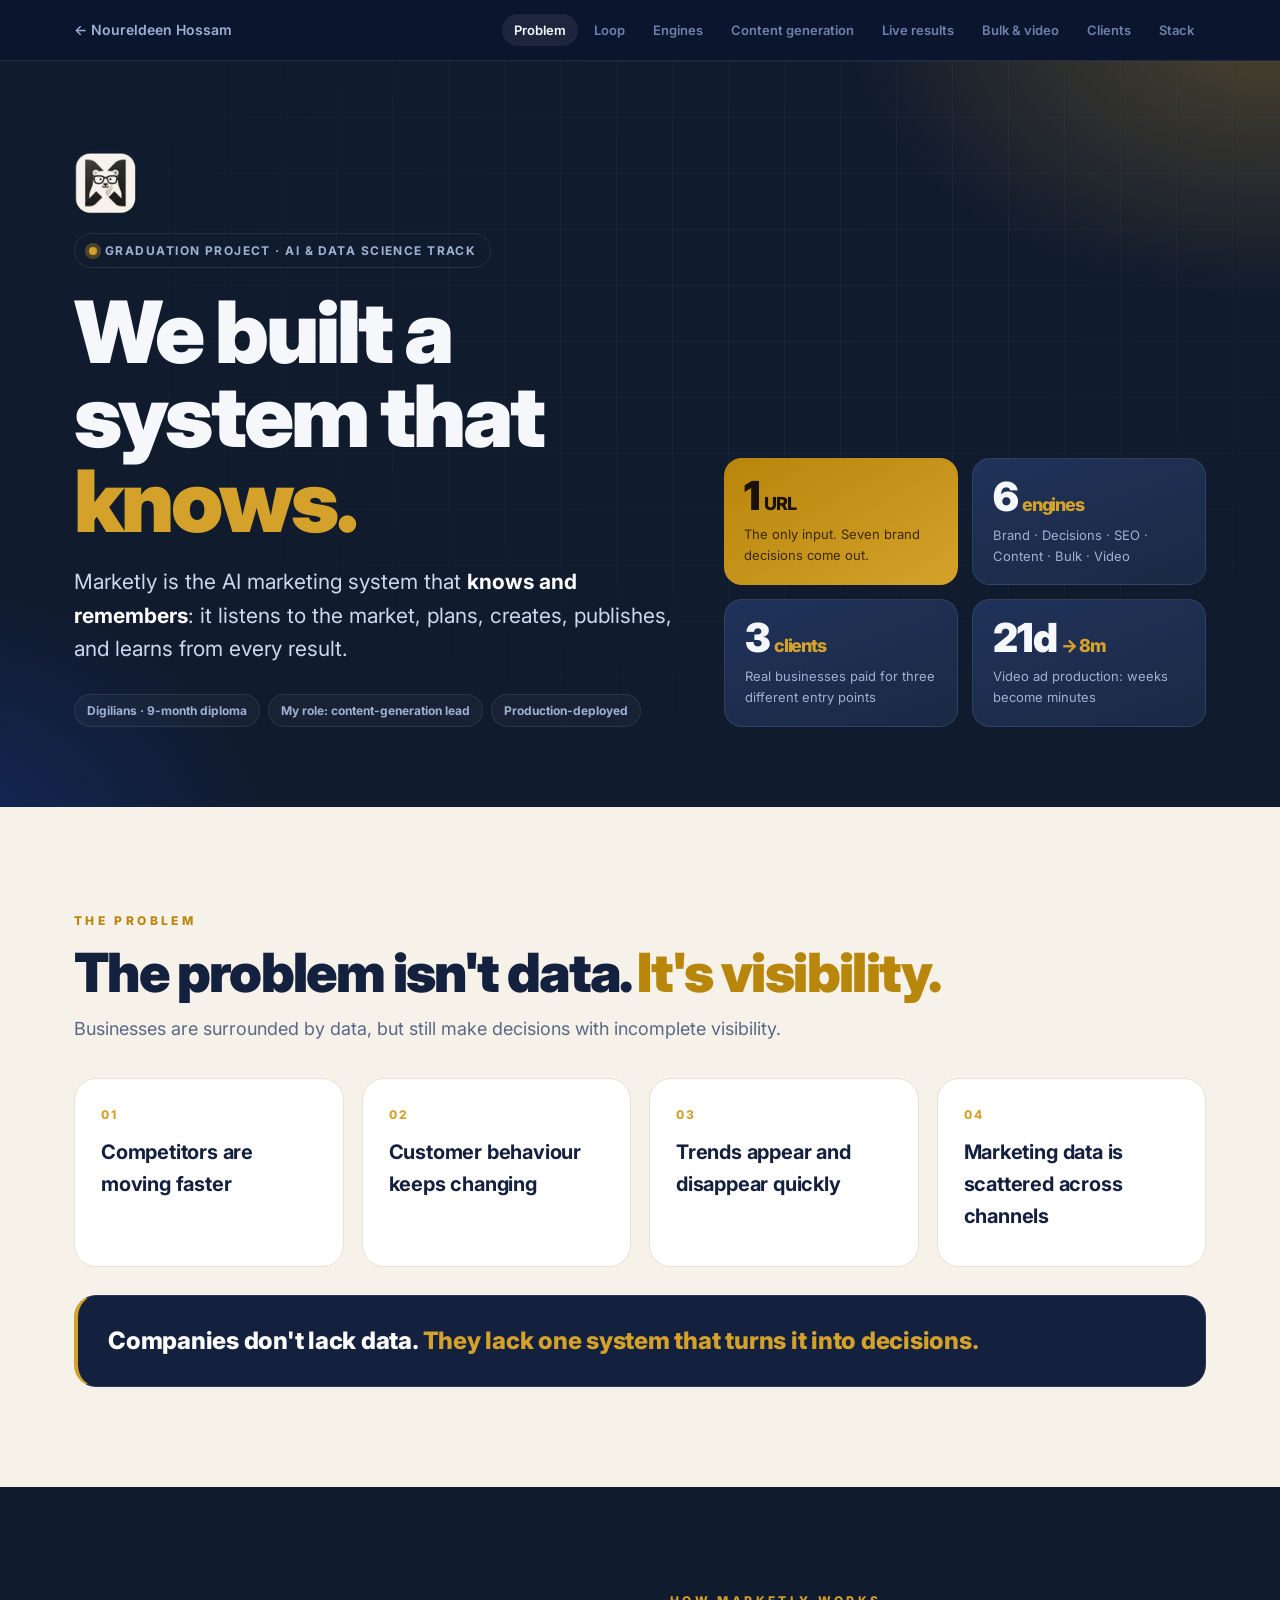
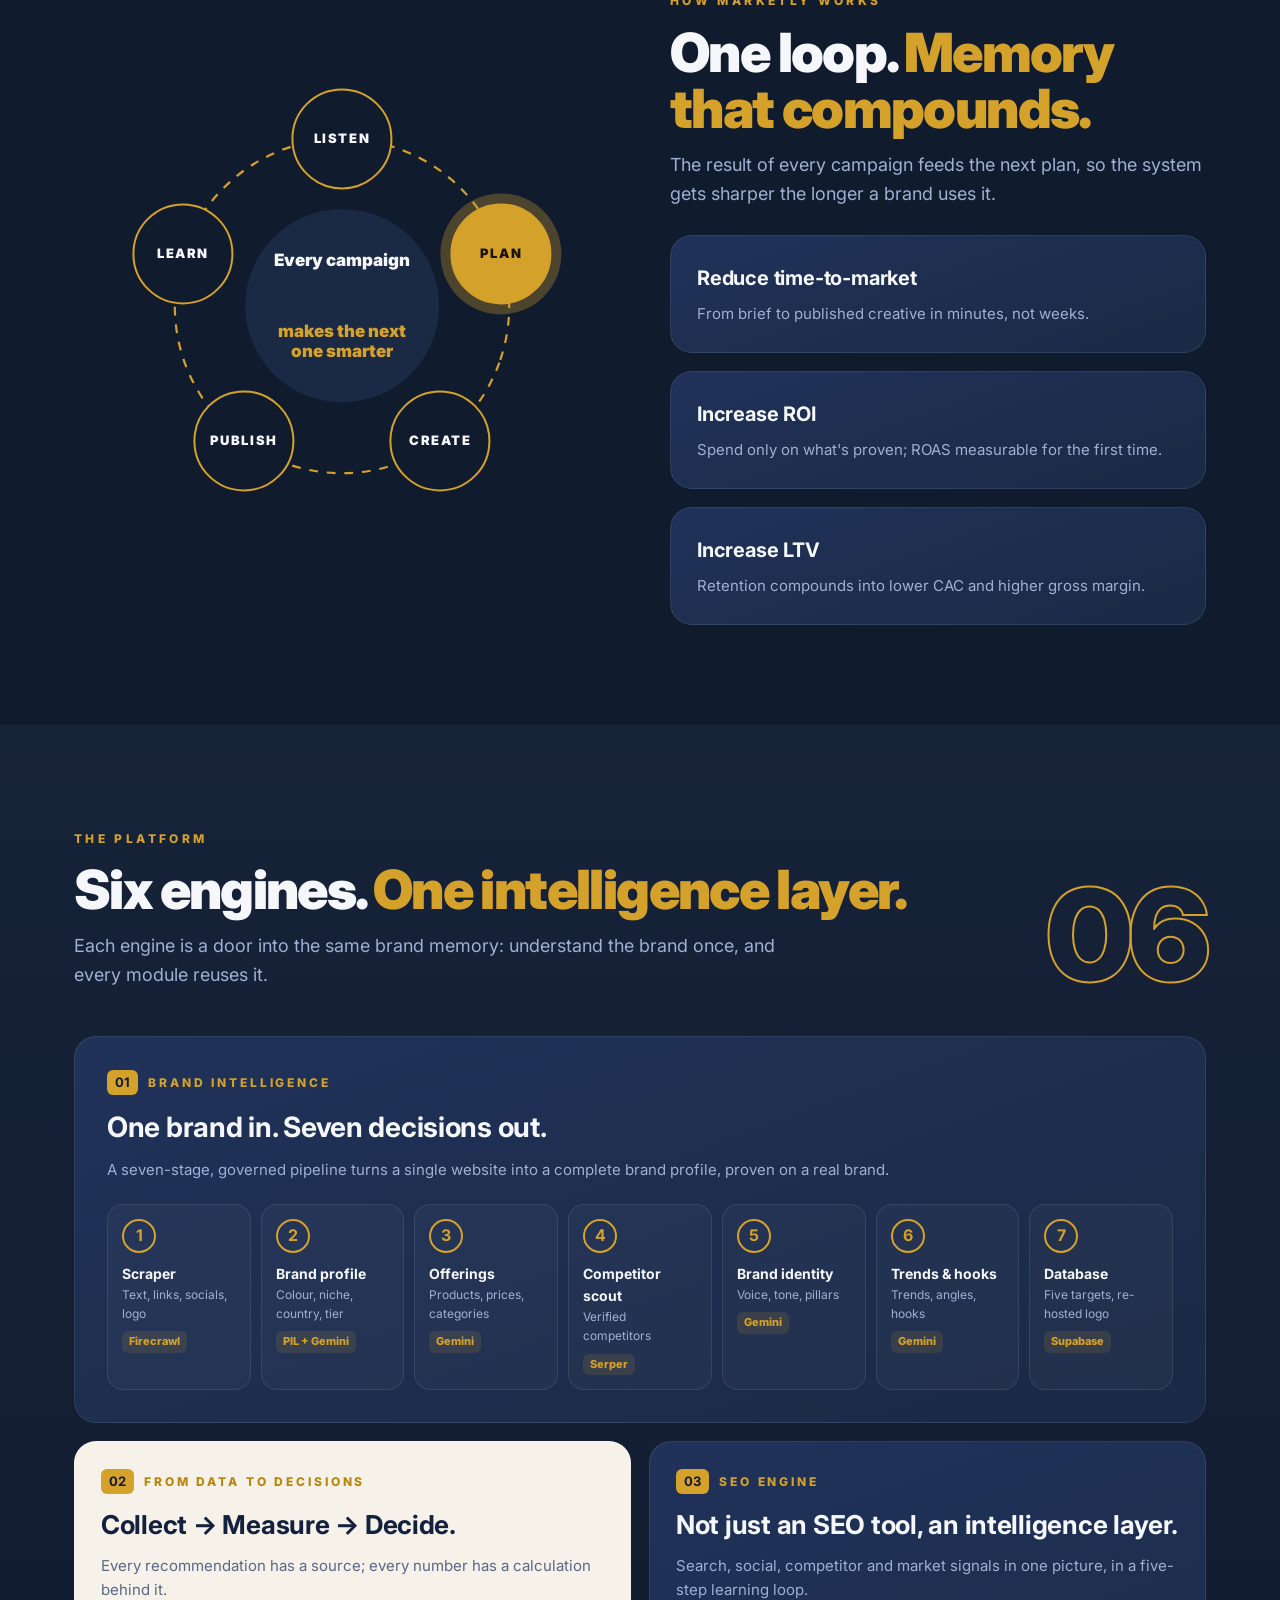
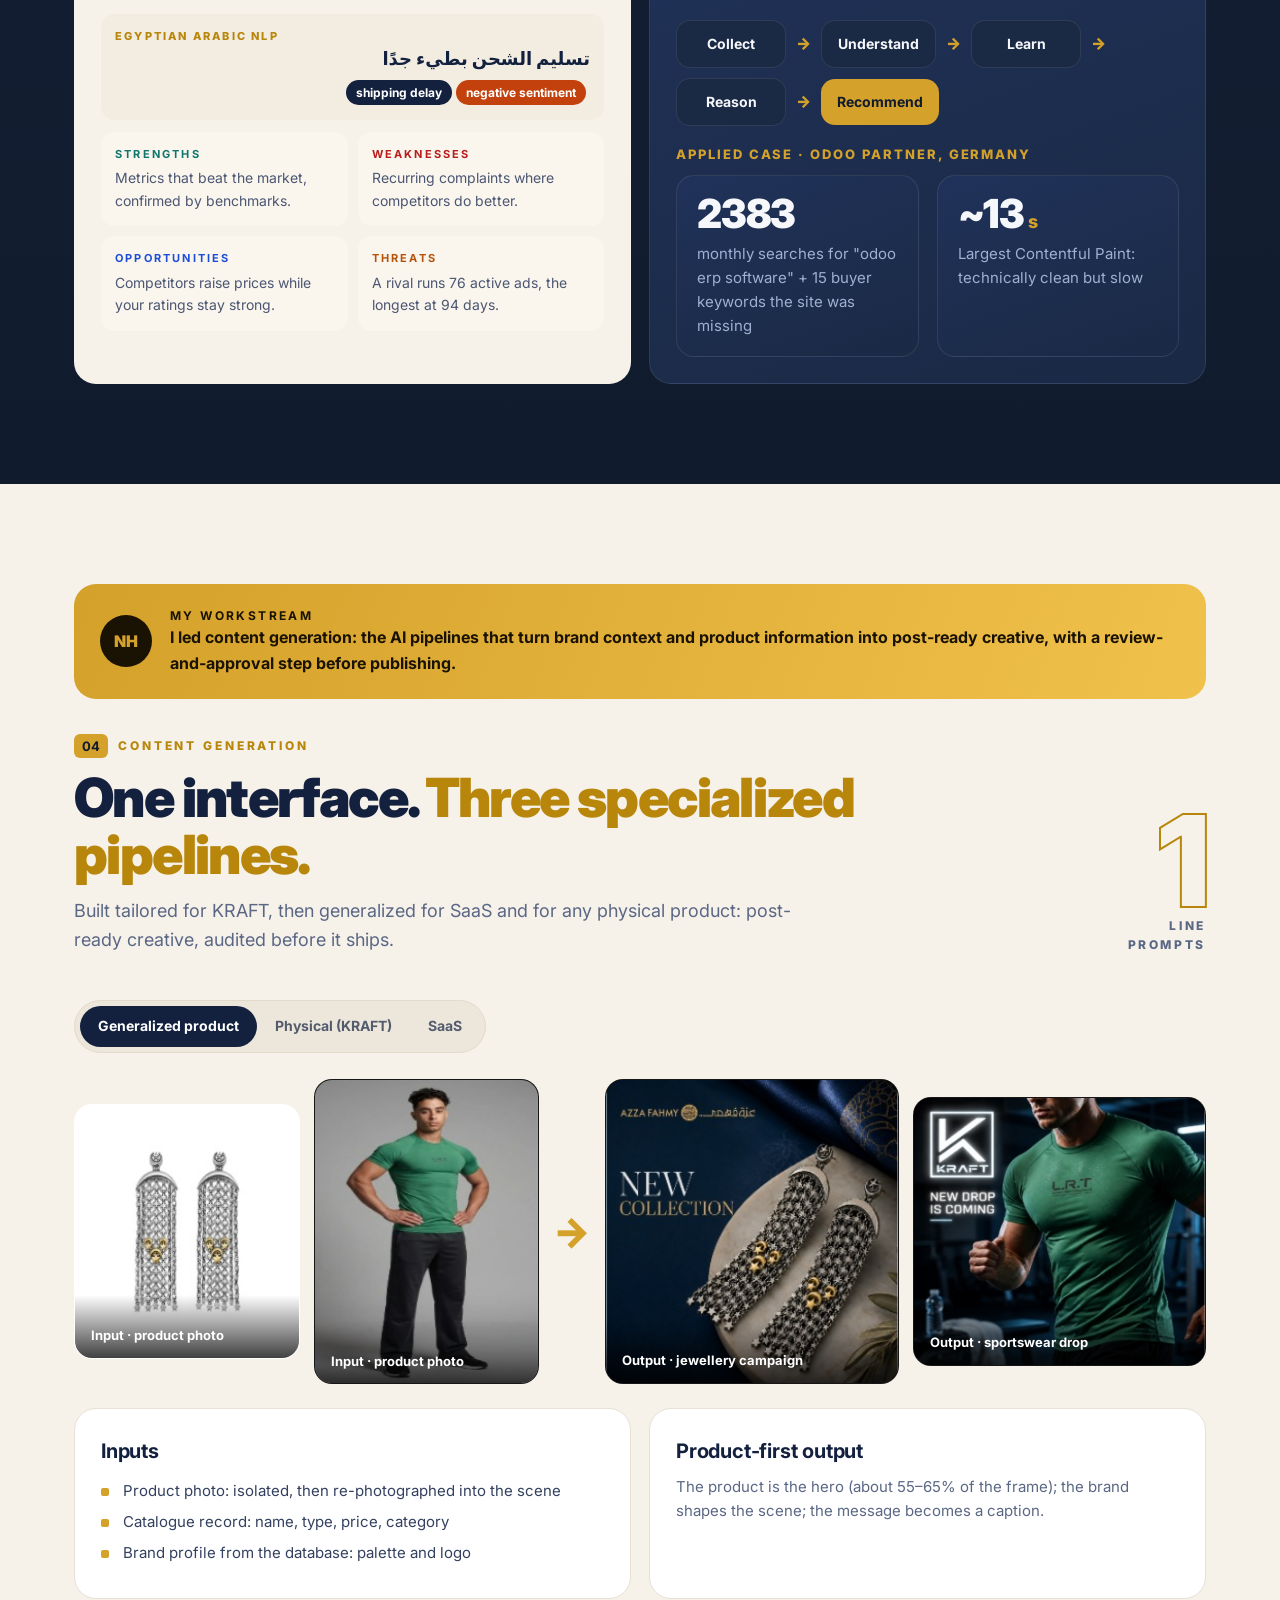
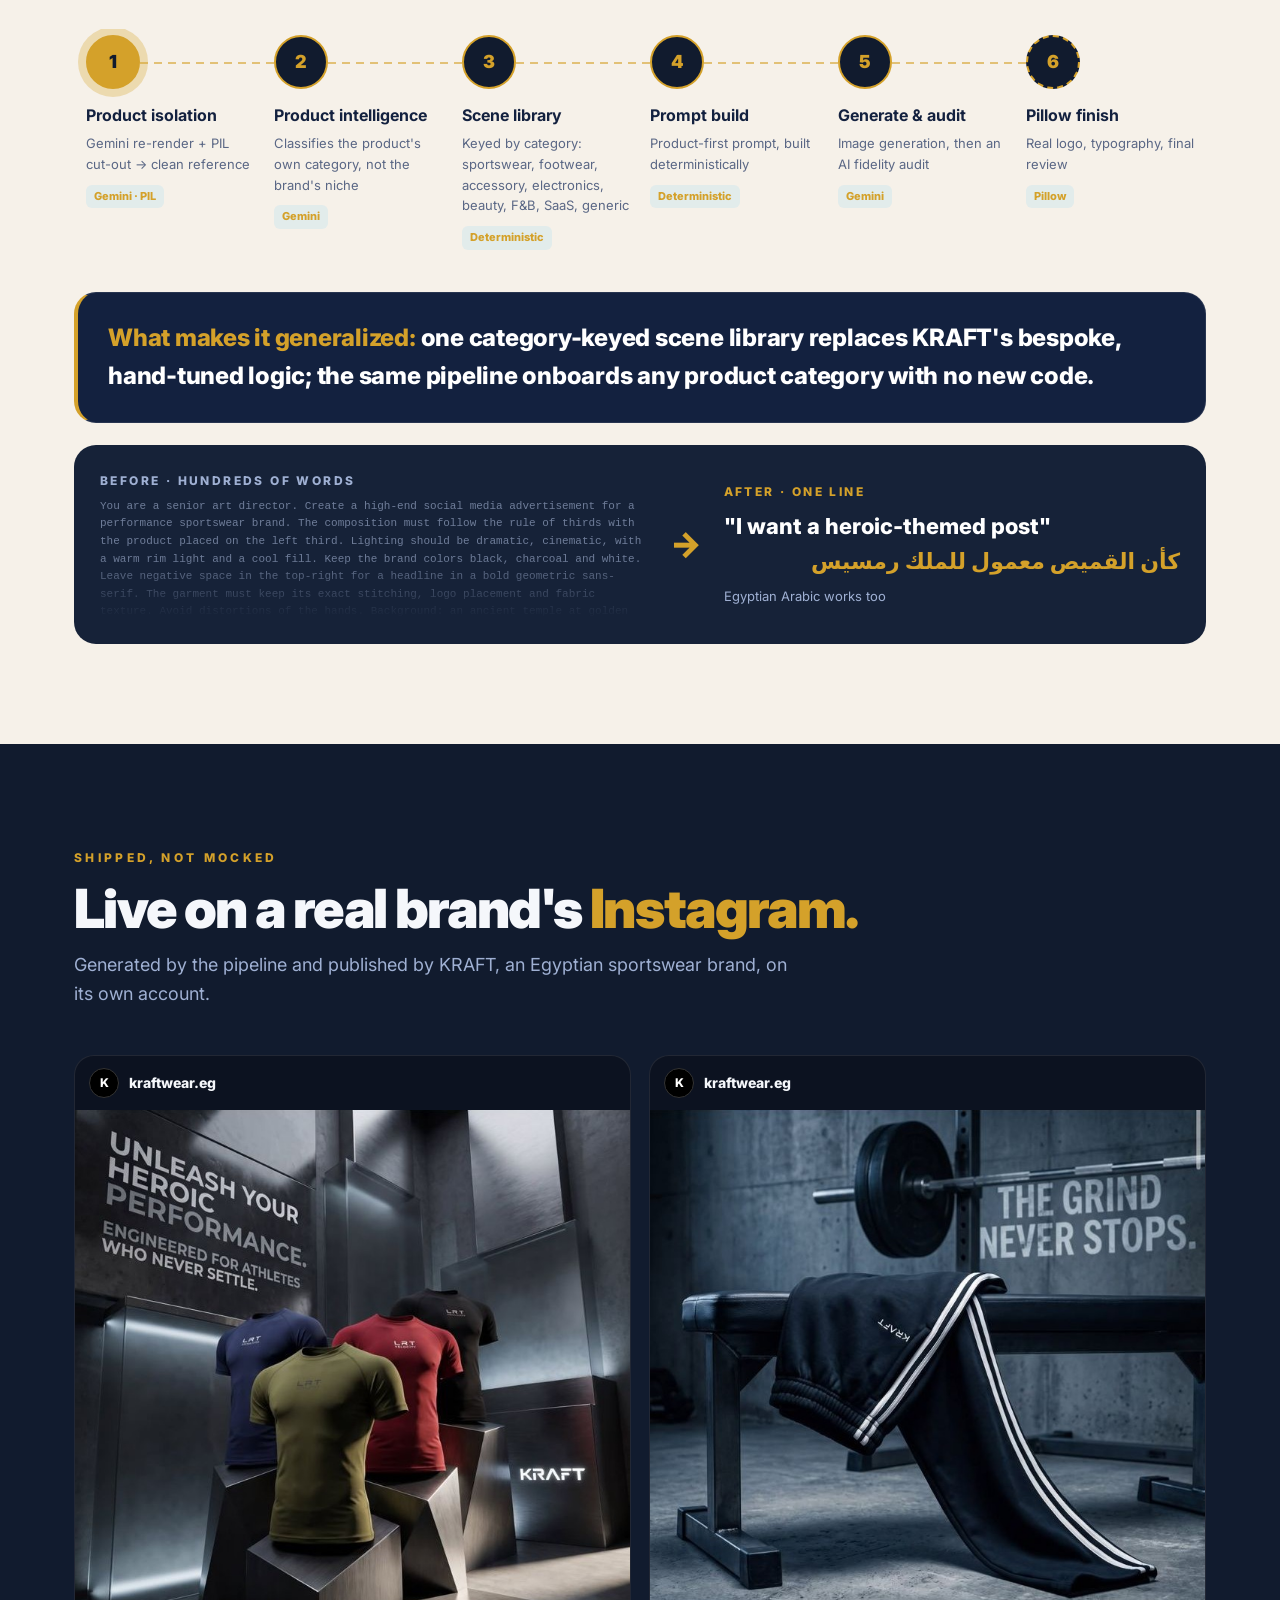
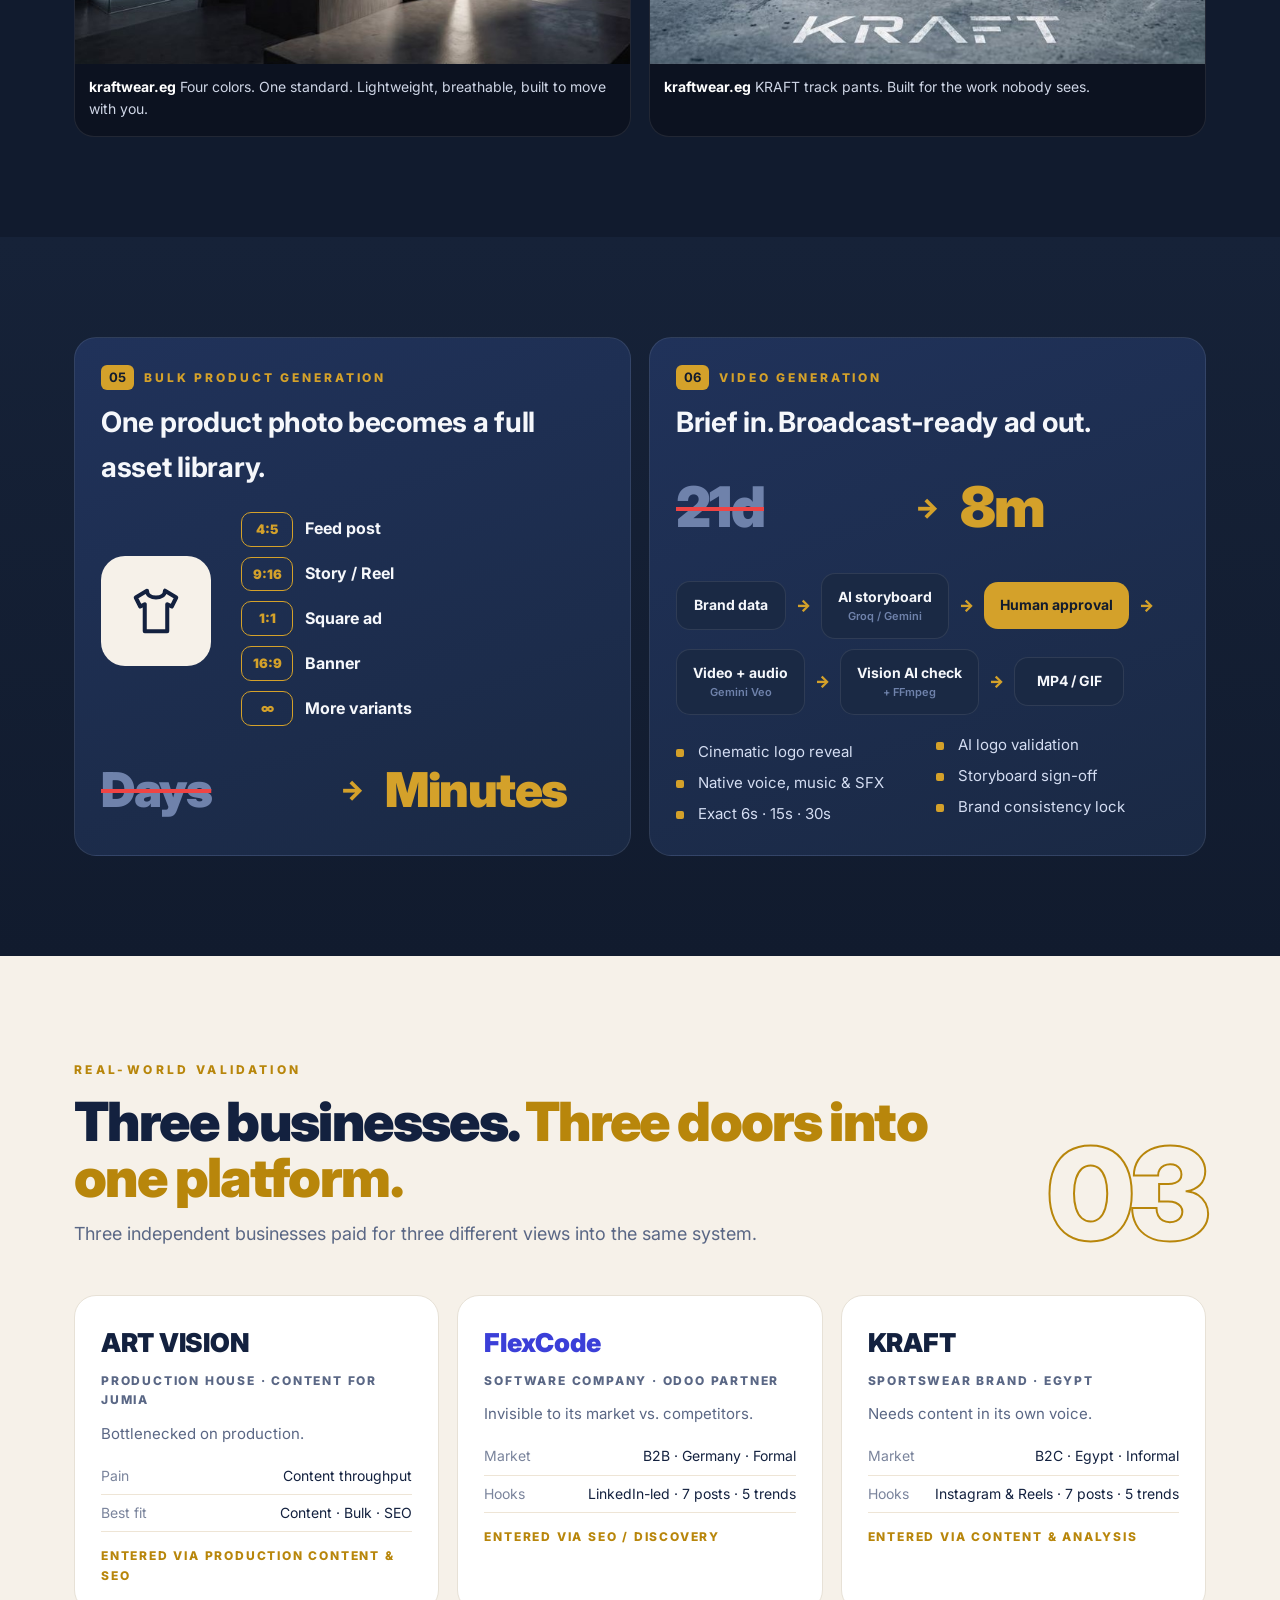
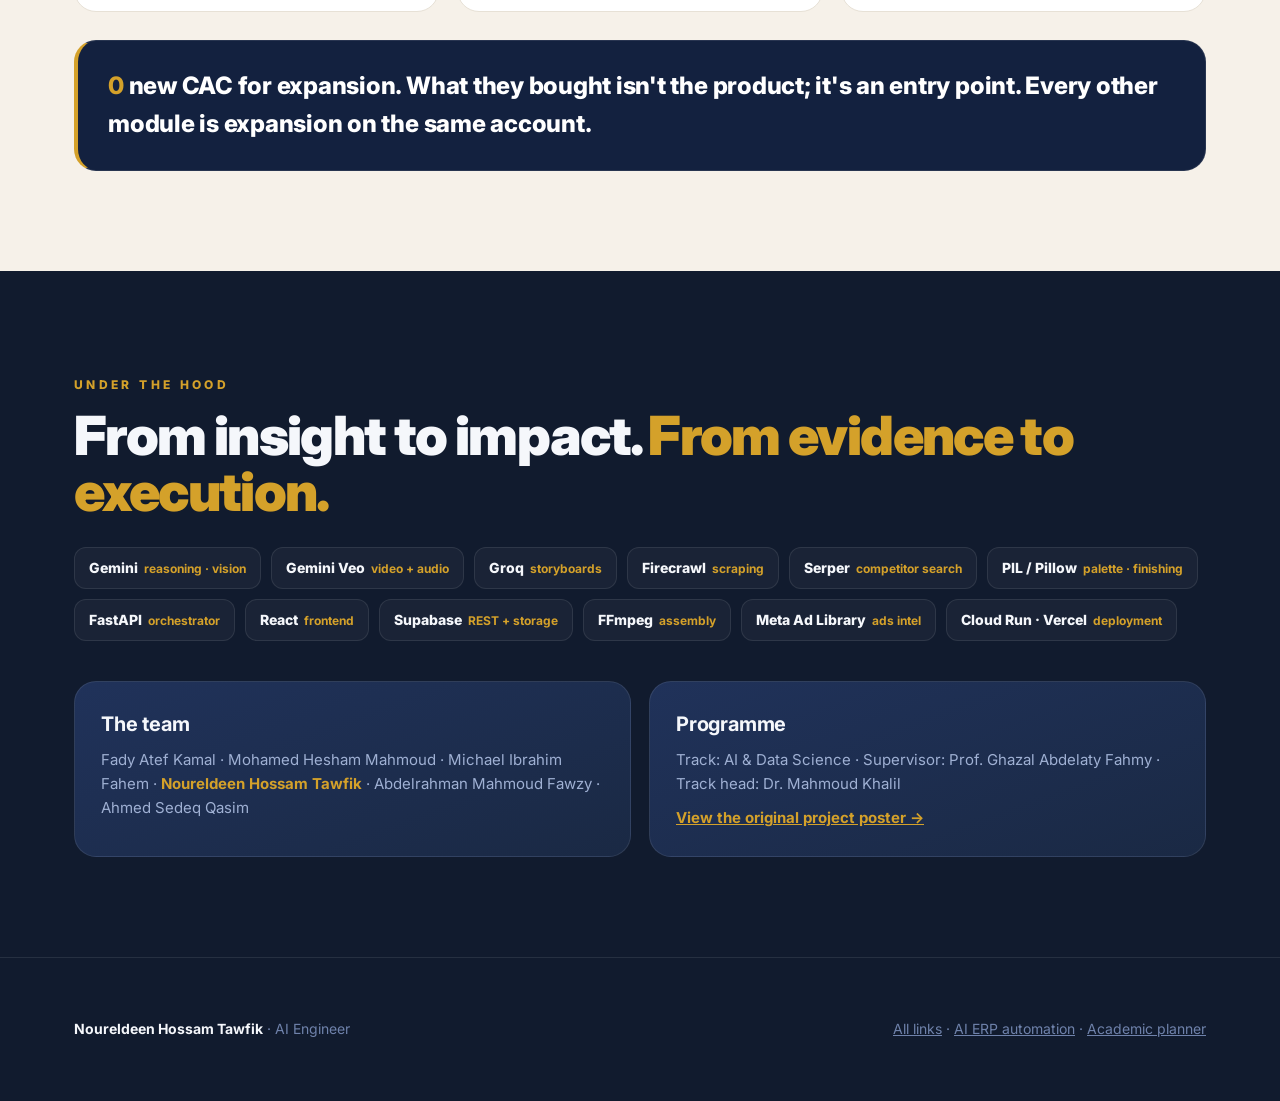
<file: projects/marketly.html>
<!DOCTYPE html>
<html lang="en">
<head>
<meta charset="utf-8"><meta name="viewport" content="width=device-width,initial-scale=1">
<title>Marketly.ai – AI Marketing Intelligence | Noureldeen Hossam</title>
<meta name="description" content="Marketly.ai — the AI marketing system that knows and remembers. Graduation project, Digilians AI & Data Science track.">
<link rel="preconnect" href="https://fonts.googleapis.com"><link href="https://fonts.googleapis.com/css2?family=Inter:wght@400;600;700;800;900&display=swap" rel="stylesheet">
<link rel="stylesheet" href="style.css">
<style>
:root{--bg:#111b2e;--bg2:#162238;--panel:#1a2944;--panel2:#20325a;--accent:#d4a12a;--accent2:#b8860b;--glow:rgba(212,161,42,.30);--paper:#f6f1e9}
.stat.hot .n small{color:#1a1203}.stat.hot{color:#1a1203}.stat.hot p{color:#3b2a06}
.loop{position:relative;width:min(440px,90vw);aspect-ratio:1;margin:auto}
.loop svg{position:absolute;inset:0;width:100%;height:100%}
.loop .node{position:absolute;width:23%;aspect-ratio:1;border-radius:50%;border:2px solid var(--accent);display:grid;place-items:center;font-weight:900;font-size:13px;letter-spacing:.12em;background:var(--bg);transform:translate(-50%,-50%);transition:.4s}
.loop .node.on{background:var(--accent);color:#1a1203;box-shadow:0 0 0 10px var(--glow)}
.loop .core{position:absolute;left:50%;top:50%;width:44%;aspect-ratio:1;border-radius:50%;transform:translate(-50%,-50%);background:var(--panel);display:grid;place-items:center;text-align:center;padding:16px;font-weight:900;font-size:17px;line-height:1.2}
.loop .core em{font-style:normal;color:var(--accent)}
.stages{display:grid;grid-template-columns:repeat(7,1fr);gap:10px}
.stg{background:rgba(255,255,255,.03);border:1px solid var(--line);border-radius:16px;padding:14px}
.stg b{display:grid;place-items:center;width:34px;height:34px;border-radius:50%;border:2px solid var(--accent);color:var(--accent);margin-bottom:10px}
.stg h4{font-size:14px}.stg p{font-size:12px;color:var(--muted)}.stg i{display:inline-block;margin-top:8px;font-style:normal;font-size:11px;font-weight:800;color:var(--accent);background:rgba(212,161,42,.12);border-radius:6px;padding:2px 7px}
.swot{display:grid;grid-template-columns:1fr 1fr;gap:10px}.swot div{background:#faf6ee;border-radius:14px;padding:14px;font-size:14px;color:#4b5672}.swot b{display:block;font-size:11px;letter-spacing:.2em;margin-bottom:4px}
.nlp{background:#f3ece0;border-radius:14px;padding:14px;margin:12px 0;direction:rtl;text-align:right;font-weight:800;font-size:18px}
.nlp small{display:block;direction:ltr;text-align:left;font-size:11px;letter-spacing:.2em;color:var(--accent2)}
.pill{display:inline-block;border-radius:999px;padding:3px 10px;font-size:12px;font-weight:700;color:#fff;margin:6px 4px 0 0;direction:ltr}
.role{background:linear-gradient(110deg,var(--accent),#f0c14b);color:#1a1203;border-radius:var(--r);padding:22px 26px;display:flex;gap:18px;align-items:center;margin-bottom:34px;font-weight:700}
.role b{font-size:12px;letter-spacing:.2em;display:block}
.role .av{flex:none;width:52px;height:52px;border-radius:50%;background:#1a1203;color:var(--accent);display:grid;place-items:center;font-weight:900}
.plist{list-style:none;counter-reset:s}.plist li{counter-increment:s;display:flex;gap:14px;align-items:flex-start;padding:10px 0;border-bottom:1px dashed #e4dccd}
.plist li:before{content:counter(s);flex:none;width:30px;height:30px;border-radius:9px;background:#f3ece0;color:var(--accent2);font-weight:900;display:grid;place-items:center}
.plist b{display:block}.plist span{font-size:14px;color:#5a6785}
.io{display:grid;grid-template-columns:1fr 1fr auto 1.3fr 1.3fr;gap:14px;align-items:center}
.io .arrowBig{font-size:40px;color:var(--accent);font-weight:900;animation:nudge 1.6s ease-in-out infinite}
@keyframes nudge{50%{transform:translateX(8px)}}
.prompt{display:grid;grid-template-columns:1.2fr auto 1fr;gap:22px;align-items:center;background:#162238;border-radius:var(--r);padding:26px;color:#fff;margin-top:22px}
.prompt pre{white-space:pre-wrap;font-size:11px;color:#6f7d99;max-height:120px;overflow:hidden;mask-image:linear-gradient(#000 50%,transparent)}
.prompt .one{font-size:22px;font-weight:800}.prompt .one em{display:block;font-style:normal;color:var(--accent);direction:rtl;font-size:22px}
.ig{display:grid;grid-template-columns:1fr 1fr;gap:18px}
.igcard{background:#0c1220;border:1px solid var(--line);border-radius:20px;overflow:hidden}
.igcard .h{display:flex;align-items:center;gap:10px;padding:12px 14px;font-weight:800;font-size:14px}
.igcard .h i{width:30px;height:30px;border-radius:50%;background:#000;border:1px solid #333;display:grid;place-items:center;font-style:normal;font-size:12px;color:#fff}
.igcard .c{padding:12px 14px 16px;font-size:14px;color:#cfd6e6}.igcard .c b{color:#fff}
.assets{display:grid;grid-template-columns:auto 1fr;gap:30px;align-items:center}
.ratio{display:flex;flex-direction:column;gap:10px}.ratio div{display:flex;gap:12px;align-items:center;font-weight:700}
.ratio span{width:52px;text-align:center;border:1px solid var(--accent);color:var(--accent);border-radius:10px;padding:6px 0;font-weight:900;font-size:13px}
.vflow .fbox:not(.hi){background:var(--panel)}
.biz .card h3{font-size:26px;font-weight:900}
.biz .row{display:flex;justify-content:space-between;border-bottom:1px solid #eee5d6;padding:7px 0;font-size:14px}.biz .row span{color:#7a849c}
@media(max-width:900px){.stages{grid-template-columns:1fr 1fr}.io,.prompt,.ig,.assets{grid-template-columns:1fr}.io .arrowBig{transform:rotate(90deg)}}
</style>
</head>
<body>
<div class="progress"></div>
<div class="topbar"><div class="wrap">
  <a class="back" href="../index.html">← Noureldeen Hossam</a>
  <nav class="toc"><a href="#problem">Problem</a><a href="#loop">Loop</a><a href="#engines">Engines</a><a href="#content">Content generation</a><a href="#live">Live results</a><a href="#bulk">Bulk & video</a><a href="#clients">Clients</a><a href="#stack">Stack</a></nav>
</div></div>

<header class="hero"><div class="wrap heroGrid">
  <div class="rv">
    <img src="img/marketly-logo.png" alt="Marketly.ai logo" style="width:64px;border-radius:16px;margin-bottom:18px">
    <span class="badge"><i></i>Graduation project · AI & Data Science track</span>
    <h1>We built a system that <em>knows.</em></h1>
    <p class="lede">Marketly is the AI marketing system that <b>knows and remembers</b>: it listens to the market, plans, creates, publishes, and learns from every result.</p>
    <div class="meta"><span class="chip">Digilians · 9-month diploma</span><span class="chip">My role: content-generation lead</span><span class="chip">Production-deployed</span></div>
  </div>
  <div class="stats">
    <div class="stat hot rv d1"><div class="n"><span data-count="1">1</span><small>URL</small></div><p>The only input. Seven brand decisions come out.</p></div>
    <div class="stat rv d2"><div class="n"><span data-count="6">6</span><small>engines</small></div><p>Brand · Decisions · SEO · Content · Bulk · Video</p></div>
    <div class="stat rv d3"><div class="n"><span data-count="3">3</span><small>clients</small></div><p>Real businesses paid for three different entry points</p></div>
    <div class="stat rv d4"><div class="n">21d<small>→ 8m</small></div><p>Video ad production: weeks become minutes</p></div>
  </div>
</div></header>

<section class="s paper" id="problem"><div class="wrap">
  <span class="eyebrow" style="color:var(--accent2)">The problem</span>
  <h2 class="rv">The problem isn't data. <em style="color:var(--accent2)">It's visibility.</em></h2>
  <p class="sub rv">Businesses are surrounded by data, but still make decisions with incomplete visibility.</p>
  <div class="grid g4" style="margin-top:34px">
    <div class="card rv d1"><div class="k">01</div><h3>Competitors are moving faster</h3></div>
    <div class="card rv d2"><div class="k">02</div><h3>Customer behaviour keeps changing</h3></div>
    <div class="card rv d3"><div class="k">03</div><h3>Trends appear and disappear quickly</h3></div>
    <div class="card rv d4"><div class="k">04</div><h3>Marketing data is scattered across channels</h3></div>
  </div>
  <div class="callout rv">Companies don't lack data. <em>They lack one system that turns it into decisions.</em></div>
</div></section>

<section class="s" id="loop"><div class="wrap grid g2" style="align-items:center;gap:60px">
  <div class="loop rv" id="loopViz">
    <svg viewBox="0 0 100 100"><circle cx="50" cy="50" r="38" fill="none" stroke="#d4a12a" stroke-width=".5" stroke-dasharray="2 2"><animateTransform attributeName="transform" type="rotate" from="0 50 50" to="360 50 50" dur="40s" repeatCount="indefinite"/></circle></svg>
    <div class="core">Every campaign <em>makes the next one smarter</em></div>
  </div>
  <div>
    <span class="eyebrow">How Marketly works</span>
    <h2 class="rv">One loop. <em>Memory that compounds.</em></h2>
    <p class="sub rv">The result of every campaign feeds the next plan, so the system gets sharper the longer a brand uses it.</p>
    <div class="grid" style="margin-top:26px">
      <div class="card rv d1"><h3>Reduce time-to-market</h3><p>From brief to published creative in minutes, not weeks.</p></div>
      <div class="card rv d2"><h3>Increase ROI</h3><p>Spend only on what's proven; ROAS measurable for the first time.</p></div>
      <div class="card rv d3"><h3>Increase LTV</h3><p>Retention compounds into lower CAC and higher gross margin.</p></div>
    </div>
  </div>
</div></section>

<section class="s alt" id="engines"><div class="wrap">
  <div class="secHead"><div><span class="eyebrow">The platform</span><h2 class="rv">Six engines. <em>One intelligence layer.</em></h2><p class="sub rv">Each engine is a door into the same brand memory: understand the brand once, and every module reuses it.</p></div><div class="bigNum rv">06</div></div>

  <div class="card rv" style="padding:32px">
    <span class="tagnum"><b>01</b>Brand intelligence</span>
    <h3 style="font-size:28px;margin-top:10px">One brand in. Seven decisions out.</h3>
    <p style="margin-bottom:22px">A seven-stage, governed pipeline turns a single website into a complete brand profile, proven on a real brand.</p>
    <div class="stages">
      <div class="stg"><b>1</b><h4>Scraper</h4><p>Text, links, socials, logo</p><i>Firecrawl</i></div>
      <div class="stg"><b>2</b><h4>Brand profile</h4><p>Colour, niche, country, tier</p><i>PIL + Gemini</i></div>
      <div class="stg"><b>3</b><h4>Offerings</h4><p>Products, prices, categories</p><i>Gemini</i></div>
      <div class="stg"><b>4</b><h4>Competitor scout</h4><p>Verified competitors</p><i>Serper</i></div>
      <div class="stg"><b>5</b><h4>Brand identity</h4><p>Voice, tone, pillars</p><i>Gemini</i></div>
      <div class="stg"><b>6</b><h4>Trends & hooks</h4><p>Trends, angles, hooks</p><i>Gemini</i></div>
      <div class="stg"><b>7</b><h4>Database</h4><p>Five targets, re-hosted logo</p><i>Supabase</i></div>
    </div>
  </div>

  <div class="grid g2" style="margin-top:18px">
    <div class="card rv" style="background:var(--paper);color:var(--paperInk)">
      <span class="tagnum" style="color:var(--accent2)"><b>02</b>From data to decisions</span>
      <h3 style="font-size:26px;margin-top:10px">Collect → Measure → Decide.</h3>
      <p style="color:#5a6785">Every recommendation has a source; every number has a calculation behind it.</p>
      <div class="nlp"><small>EGYPTIAN ARABIC NLP</small>تسليم الشحن بطيء جدًا<br><span class="pill" style="background:#c2410c">negative sentiment</span><span class="pill" style="background:#13213f">shipping delay</span></div>
      <div class="swot"><div><b style="color:#0f766e">STRENGTHS</b>Metrics that beat the market, confirmed by benchmarks.</div><div><b style="color:#b91c1c">WEAKNESSES</b>Recurring complaints where competitors do better.</div><div><b style="color:#1d4ed8">OPPORTUNITIES</b>Competitors raise prices while your ratings stay strong.</div><div><b style="color:#b45309">THREATS</b>A rival runs 76 active ads, the longest at 94 days.</div></div>
    </div>
    <div class="card rv d2">
      <span class="tagnum"><b>03</b>SEO engine</span>
      <h3 style="font-size:26px;margin-top:10px">Not just an SEO tool, an intelligence layer.</h3>
      <p>Search, social, competitor and market signals in one picture, in a five-step learning loop.</p>
      <div class="flow" style="margin:18px 0"><div class="fbox">Collect</div><span class="farrow">→</span><div class="fbox">Understand</div><span class="farrow">→</span><div class="fbox">Learn</div><span class="farrow">→</span><div class="fbox">Reason</div><span class="farrow">→</span><div class="fbox hi">Recommend</div></div>
      <p style="font-size:13px;letter-spacing:.15em;color:var(--accent);font-weight:800">APPLIED CASE · ODOO PARTNER, GERMANY</p>
      <div class="grid g2" style="margin-top:10px"><div class="stat"><div class="n"><span data-count="2400">2400</span></div><p>monthly searches for "odoo erp software" + 15 buyer keywords the site was missing</p></div><div class="stat"><div class="n">~<span data-count="13">13</span><small>s</small></div><p>Largest Contentful Paint: technically clean but slow</p></div></div>
    </div>
  </div>
</div></section>

<section class="s paper" id="content"><div class="wrap">
  <div class="role rv"><div class="av">NH</div><div><b>MY WORKSTREAM</b>I led content generation: the AI pipelines that turn brand context and product information into post-ready creative, with a review-and-approval step before publishing.</div></div>
  <div class="secHead"><div><span class="tagnum" style="color:var(--accent2)"><b>04</b>Content generation</span><h2 class="rv">One interface. <em style="color:var(--accent2)">Three specialized pipelines.</em></h2><p class="sub rv">Built tailored for KRAFT, then generalized for SaaS and for any physical product: post-ready creative, audited before it ships.</p></div><div style="text-align:right"><div class="bigNum rv" style="-webkit-text-stroke-color:var(--accent2)">1</div><p style="font-size:12px;font-weight:800;letter-spacing:.22em;color:#5a6785">LINE PROMPTS</p></div></div>

  <div data-tabs class="rv">
    <div class="tabs"><button class="on" data-t="t-gen">Generalized product</button><button data-t="t-phys">Physical (KRAFT)</button><button data-t="t-saas">SaaS</button></div>

    <div class="tabpane on" id="t-gen">
      <div class="io">
        <figure class="shot" style="background:#fff"><img src="img/in-earrings.jpg" alt="Input: jewellery product photo"><figcaption>Input · product photo</figcaption></figure>
        <figure class="shot"><img src="img/in-model.jpg" alt="Input: apparel product photo"><figcaption>Input · product photo</figcaption></figure>
        <div class="arrowBig">→</div>
        <figure class="shot"><img src="img/out-earrings.jpg" alt="Output: jewellery campaign creative"><figcaption>Output · jewellery campaign</figcaption></figure>
        <figure class="shot"><img src="img/out-kraft.jpg" alt="Output: sportswear campaign creative"><figcaption>Output · sportswear drop</figcaption></figure>
      </div>
      <div class="grid g2" style="margin-top:24px">
        <div class="card"><h3>Inputs</h3><ul class="ticks"><li>Product photo: isolated, then re-photographed into the scene</li><li>Catalogue record: name, type, price, category</li><li>Brand profile from the database: palette and logo</li></ul></div>
        <div class="card"><h3>Product-first output</h3><p>The product is the hero (about 55–65% of the frame); the brand shapes the scene; the message becomes a caption.</p></div>
      </div>
      <div class="pipe" style="margin-top:30px">
        <div class="step"><div class="dot">1</div><h4>Product isolation</h4><p>Gemini re-render + PIL cut-out → clean reference</p><span class="tool">Gemini · PIL</span></div>
        <div class="step"><div class="dot">2</div><h4>Product intelligence</h4><p>Classifies the product's own category, not the brand's niche</p><span class="tool">Gemini</span></div>
        <div class="step"><div class="dot">3</div><h4>Scene library</h4><p>Keyed by category: sportswear, footwear, accessory, electronics, beauty, F&B, SaaS, generic</p><span class="tool">Deterministic</span></div>
        <div class="step"><div class="dot">4</div><h4>Prompt build</h4><p>Product-first prompt, built deterministically</p><span class="tool">Deterministic</span></div>
        <div class="step"><div class="dot">5</div><h4>Generate & audit</h4><p>Image generation, then an AI fidelity audit</p><span class="tool">Gemini</span></div>
        <div class="step human"><div class="dot">6</div><h4>Pillow finish</h4><p>Real logo, typography, final review</p><span class="tool">Pillow</span></div>
      </div>
      <div class="callout"><em>What makes it generalized:</em> one category-keyed scene library replaces KRAFT's bespoke, hand-tuned logic; the same pipeline onboards any product category with no new code.</div>
    </div>

    <div class="tabpane" id="t-phys">
      <div class="grid g2">
        <div class="card"><h3>Physical: the product is the hero <span class="chip" style="float:right;background:#13213f;color:var(--accent)">PRODUCT-LED</span></h3>
          <ol class="plist"><li><div><b>Brand + product photo</b><span>The source of truth</span></div></li><li><div><b>Inspect + isolate</b><span>Capture product details</span></div></li><li><div><b>Message + art direction</b><span>Plan scene and text zones</span></div></li><li><div><b>Generate</b><span>Create the advertising image</span></div></li><li><div><b>Fidelity audit + review</b><span>Compare with the source product</span></div></li></ol></div>
        <div class="card"><h3>Why fidelity matters</h3><p>For a clothing brand, a generated shirt that changes stitching or logo placement is unusable. Every image is compared with the real product before a person approves it.</p></div>
      </div>
    </div>

    <div class="tabpane" id="t-saas">
      <div class="grid g2">
        <div class="card"><h3>SaaS: the message is the hero <span class="chip" style="float:right;background:#13213f;color:var(--accent)">MESSAGE-LED</span></h3>
          <ol class="plist"><li><div><b>Brand + idea</b><span>No product photo required</span></div></li><li><div><b>Message strategy</b><span>Campaign angle and copy</span></div></li><li><div><b>Creative direction</b><span>Scene, style and layout</span></div></li><li><div><b>Generate + audit</b><span>Check text, facts, logo</span></div></li><li><div><b>Real logo + review</b><span>Final human approval</span></div></li></ol></div>
        <div class="card"><h3>Built for B2B</h3><p>For software brands there is no product to photograph. The pipeline starts from the brand voice and a campaign idea, and audits every claim and logo before review.</p></div>
      </div>
    </div>
  </div>

  <div class="prompt rv">
    <div><p style="font-size:12px;letter-spacing:.2em;color:#9fb0d3;font-weight:800;margin-bottom:8px">BEFORE · HUNDREDS OF WORDS</p><pre>You are a senior art director. Create a high-end social media advertisement for a performance sportswear brand. The composition must follow the rule of thirds with the product placed on the left third. Lighting should be dramatic, cinematic, with a warm rim light and a cool fill. Keep the brand colors black, charcoal and white. Leave negative space in the top-right for a headline in a bold geometric sans-serif. The garment must keep its exact stitching, logo placement and fabric texture. Avoid distortions of the hands. Background: an ancient temple at golden hour with dust particles, aspect ratio 4:5, photorealistic, 8K, no watermark, no extra text…</pre></div>
    <div class="farrow" style="font-size:34px">→</div>
    <div><p style="font-size:12px;letter-spacing:.2em;color:var(--accent);font-weight:800;margin-bottom:8px">AFTER · ONE LINE</p><div class="one">"I want a heroic-themed post"<em>كأن القميص معمول للملك رمسيس</em></div><p style="font-size:13px;color:#9fb0d3;margin-top:6px">Egyptian Arabic works too</p></div>
  </div>
</div></section>

<section class="s" id="live"><div class="wrap">
  <div class="secHead"><div><span class="eyebrow">Shipped, not mocked</span><h2 class="rv">Live on a real brand's <em>Instagram.</em></h2><p class="sub rv">Generated by the pipeline and published by KRAFT, an Egyptian sportswear brand, on its own account.</p></div></div>
  <div class="ig">
    <div class="igcard rv d1"><div class="h"><i>K</i>kraftwear.eg</div><figure class="shot" style="border-radius:0;border:0"><img src="img/kraft-post-tees.jpg" alt="KRAFT post: four tees on plinths"></figure><div class="c"><b>kraftwear.eg</b> Four colors. One standard. Lightweight, breathable, built to move with you.</div></div>
    <div class="igcard rv d2"><div class="h"><i>K</i>kraftwear.eg</div><figure class="shot" style="border-radius:0;border:0"><img src="img/kraft-post-pants.jpg" alt="KRAFT post: track pants on gym bench"></figure><div class="c"><b>kraftwear.eg</b> KRAFT track pants. Built for the work nobody sees.</div></div>
  </div>
</div></section>

<section class="s alt" id="bulk"><div class="wrap grid g2">
  <div class="card rv">
    <span class="tagnum"><b>05</b>Bulk product generation</span>
    <h3 style="font-size:28px;margin:10px 0 22px">One product photo becomes a full asset library.</h3>
    <div class="assets"><div class="ico" style="width:110px;height:110px;border-radius:24px;background:var(--paper)"><svg viewBox="0 0 24 24" style="width:54px;height:54px;stroke:#13213f"><path d="M8 3l-5 3 2 4 2-1v12h10V9l2 1 2-4-5-3c0 2-2 3-4 3S8 5 8 3z"/></svg></div>
      <div class="ratio"><div><span>4:5</span>Feed post</div><div><span>9:16</span>Story / Reel</div><div><span>1:1</span>Square ad</div><div><span>16:9</span>Banner</div><div><span>∞</span>More variants</div></div></div>
    <div class="vs" style="margin-top:26px"><div class="old" style="font-size:48px">Days</div><div class="farrow" style="font-size:26px">→</div><div class="new" style="font-size:48px">Minutes</div></div>
  </div>
  <div class="card rv d2">
    <span class="tagnum"><b>06</b>Video generation</span>
    <h3 style="font-size:28px;margin:10px 0 18px">Brief in. Broadcast-ready ad out.</h3>
    <div class="vs"><div class="old" style="font-size:56px">21d</div><div class="farrow" style="font-size:26px">→</div><div class="new" style="font-size:56px">8m</div></div>
    <div class="flow vflow" style="margin-top:20px"><div class="fbox">Brand data</div><span class="farrow">→</span><div class="fbox">AI storyboard<small>Groq / Gemini</small></div><span class="farrow">→</span><div class="fbox hi">Human approval</div><span class="farrow">→</span><div class="fbox">Video + audio<small>Gemini Veo</small></div><span class="farrow">→</span><div class="fbox">Vision AI check<small>+ FFmpeg</small></div><span class="farrow">→</span><div class="fbox">MP4 / GIF</div></div>
    <ul class="ticks" style="columns:2;margin-top:18px"><li>Cinematic logo reveal</li><li>Native voice, music & SFX</li><li>Exact 6s · 15s · 30s</li><li>AI logo validation</li><li>Storyboard sign-off</li><li>Brand consistency lock</li></ul>
  </div>
</div></section>

<section class="s paper biz" id="clients"><div class="wrap">
  <div class="secHead"><div><span class="eyebrow" style="color:var(--accent2)">Real-world validation</span><h2 class="rv">Three businesses. <em style="color:var(--accent2)">Three doors into one platform.</em></h2><p class="sub rv">Three independent businesses paid for three different views into the same system.</p></div><div class="bigNum rv" style="-webkit-text-stroke-color:var(--accent2)">03</div></div>
  <div class="grid g3">
    <div class="card rv d1"><h3>ART VISION</h3><p class="muted" style="font-size:12px;letter-spacing:.15em;font-weight:800">PRODUCTION HOUSE · CONTENT FOR JUMIA</p><p style="margin:12px 0">Bottlenecked on production.</p><div class="row"><span>Pain</span>Content throughput</div><div class="row"><span>Best fit</span>Content · Bulk · SEO</div><p style="margin-top:14px;font-size:12px;font-weight:800;letter-spacing:.15em;color:var(--accent2)">ENTERED VIA PRODUCTION CONTENT & SEO</p></div>
    <div class="card rv d2"><h3 style="color:#3b3fd8">FlexCode</h3><p class="muted" style="font-size:12px;letter-spacing:.15em;font-weight:800">SOFTWARE COMPANY · ODOO PARTNER</p><p style="margin:12px 0">Invisible to its market vs. competitors.</p><div class="row"><span>Market</span>B2B · Germany · Formal</div><div class="row"><span>Hooks</span>LinkedIn-led · 7 posts · 5 trends</div><p style="margin-top:14px;font-size:12px;font-weight:800;letter-spacing:.15em;color:var(--accent2)">ENTERED VIA SEO / DISCOVERY</p></div>
    <div class="card rv d3"><h3>KRAFT</h3><p class="muted" style="font-size:12px;letter-spacing:.15em;font-weight:800">SPORTSWEAR BRAND · EGYPT</p><p style="margin:12px 0">Needs content in its own voice.</p><div class="row"><span>Market</span>B2C · Egypt · Informal</div><div class="row"><span>Hooks</span>Instagram & Reels · 7 posts · 5 trends</div><p style="margin-top:14px;font-size:12px;font-weight:800;letter-spacing:.15em;color:var(--accent2)">ENTERED VIA CONTENT & ANALYSIS</p></div>
  </div>
  <div class="callout rv"><em style="color:var(--accent)">0</em> new CAC for expansion. What they bought isn't the product; it's an entry point. Every other module is expansion on the same account.</div>
</div></section>

<section class="s" id="stack"><div class="wrap">
  <span class="eyebrow">Under the hood</span>
  <h2 class="rv">From insight to impact. <em>From evidence to execution.</em></h2>
  <div class="stack rv" style="margin-top:26px"><span>Gemini<small>reasoning · vision</small></span><span>Gemini Veo<small>video + audio</small></span><span>Groq<small>storyboards</small></span><span>Firecrawl<small>scraping</small></span><span>Serper<small>competitor search</small></span><span>PIL / Pillow<small>palette · finishing</small></span><span>FastAPI<small>orchestrator</small></span><span>React<small>frontend</small></span><span>Supabase<small>REST + storage</small></span><span>FFmpeg<small>assembly</small></span><span>Meta Ad Library<small>ads intel</small></span><span>Cloud Run · Vercel<small>deployment</small></span></div>
  <div class="grid g2" style="margin-top:40px">
    <div class="card rv"><h3>The team</h3><p>Fady Atef Kamal · Mohamed Hesham Mahmoud · Michael Ibrahim Fahem · <b style="color:var(--accent)">Noureldeen Hossam Tawfik</b> · Abdelrahman Mahmoud Fawzy · Ahmed Sedeq Qasim</p></div>
    <div class="card rv d2"><h3>Programme</h3><p>Track: AI & Data Science · Supervisor: Prof. Ghazal Abdelaty Fahmy · Track head: Dr. Mahmoud Khalil</p><p style="margin-top:10px"><a href="../marketly-infographic.jpg" target="_blank" rel="noopener" style="color:var(--accent);font-weight:700">View the original project poster →</a></p></div>
  </div>
</div></section>

<footer class="f"><div class="wrap"><span><b>Noureldeen Hossam Tawfik</b> · AI Engineer</span><span><a href="../index.html">All links</a> · <a href="flexcode.html">AI ERP automation</a> · <a href="academic.html">Academic planner</a></span></div></footer>

<script src="app.js"></script>
<script>
// Marketly loop: place nodes and cycle highlight
(function(){const v=document.getElementById('loopViz');const names=['LISTEN','PLAN','CREATE','PUBLISH','LEARN'];
names.forEach((n,i)=>{const a=-90+i*72,r=38;const d=document.createElement('div');d.className='node';d.textContent=n;
d.style.left=(50+r*Math.cos(a*Math.PI/180))+'%';d.style.top=(50+r*Math.sin(a*Math.PI/180))+'%';v.appendChild(d)});
const ns=v.querySelectorAll('.node');let k=0;setInterval(()=>{ns.forEach((n,i)=>n.classList.toggle('on',i===k));k=(k+1)%ns.length},1100)})();
</script>
</body>
</html>
</file>
<file: projects/style.css>
/* Shared design system for project infographics */
:root{
  --bg:#0a1430;--bg2:#0f1d42;--panel:#13244f;--panel2:#182c5c;--line:rgba(255,255,255,.09);
  --ink:#f5f7fb;--muted:#9fb0d3;--dim:#6f82ab;
  --accent:#38bdf8;--accent2:#1d4ed8;--glow:rgba(56,189,248,.35);
  --paper:#f6f3ee;--paperInk:#13213f;
  --r:22px;
}
*{box-sizing:border-box;margin:0;padding:0}
html{scroll-behavior:smooth}
body{font-family:Inter,"Segoe UI",system-ui,-apple-system,Roboto,Arial,sans-serif;background:var(--bg);color:var(--ink);line-height:1.6;-webkit-font-smoothing:antialiased;overflow-x:hidden}
a{color:inherit}
img{max-width:100%;display:block}
.wrap{max-width:1180px;margin:0 auto;padding:0 24px}
.progress{position:fixed;top:0;left:0;height:3px;width:0;background:linear-gradient(90deg,var(--accent2),var(--accent));z-index:50;box-shadow:0 0 12px var(--glow)}
.topbar{position:sticky;top:0;z-index:40;backdrop-filter:blur(14px);background:rgba(10,20,48,.72);border-bottom:1px solid var(--line)}
.topbar .wrap{display:flex;align-items:center;justify-content:space-between;height:60px;gap:16px}
.back{display:inline-flex;align-items:center;gap:8px;text-decoration:none;color:var(--muted);font-weight:600;font-size:14px}
.back:hover{color:var(--ink)}
.toc{display:flex;gap:4px;overflow:auto;scrollbar-width:none}
.toc a{white-space:nowrap;text-decoration:none;font-size:13px;font-weight:600;color:var(--dim);padding:6px 12px;border-radius:999px;transition:.2s}
.toc a.on,.toc a:hover{color:var(--ink);background:rgba(255,255,255,.07)}

/* hero */
.hero{position:relative;padding:90px 0 80px;overflow:hidden}
.hero:before{content:"";position:absolute;inset:-20%;background:
  radial-gradient(600px 400px at 85% 10%,var(--glow),transparent 70%),
  radial-gradient(500px 380px at 10% 90%,rgba(29,78,216,.28),transparent 70%);animation:drift 18s ease-in-out infinite alternate;pointer-events:none}
.hero:after{content:"";position:absolute;inset:0;background-image:linear-gradient(var(--line) 1px,transparent 1px),linear-gradient(90deg,var(--line) 1px,transparent 1px);background-size:56px 56px;mask-image:radial-gradient(ellipse at 60% 30%,#000 10%,transparent 70%);opacity:.5;pointer-events:none}
@keyframes drift{to{transform:translate(-4%,3%) scale(1.05)}}
.hero .wrap{position:relative;z-index:1}
.eyebrow{font-size:12px;font-weight:800;letter-spacing:.28em;text-transform:uppercase;color:var(--accent)}
.badge{display:inline-flex;align-items:center;gap:8px;border:1px solid var(--line);border-radius:999px;padding:7px 14px;font-size:12px;font-weight:700;letter-spacing:.12em;color:var(--muted);text-transform:uppercase}
.badge i{width:8px;height:8px;border-radius:50%;background:var(--accent);box-shadow:0 0 0 4px var(--glow)}
h1{font-size:clamp(40px,7vw,86px);line-height:.98;letter-spacing:-.035em;font-weight:900;margin:22px 0 22px}
h1 em,h2 em{font-style:normal;color:var(--accent)}
.lede{font-size:clamp(17px,2vw,21px);color:#cdd8f0;max-width:640px}
.lede b{color:#fff}
.heroGrid{display:grid;grid-template-columns:1.25fr 1fr;gap:48px;align-items:end}
.stats{display:grid;grid-template-columns:1fr 1fr;gap:14px}
.stat{background:linear-gradient(160deg,var(--panel2),var(--panel));border:1px solid var(--line);border-radius:18px;padding:18px 20px;position:relative;overflow:hidden;transition:transform .3s}
.stat:hover{transform:translateY(-4px)}
.stat.hot{background:linear-gradient(150deg,var(--accent2),var(--accent));border:0}
.stat .n{font-size:40px;font-weight:900;letter-spacing:-.03em;line-height:1}
.stat .n small{font-size:18px;font-weight:800;color:var(--accent);margin-left:4px}
.stat.hot .n small{color:#fff}
.stat p{font-size:13px;color:var(--muted);margin-top:8px}
.stat.hot p{color:#eaf6ff}
.meta{display:flex;flex-wrap:wrap;gap:8px;margin-top:28px}
.chip{font-size:12px;font-weight:700;color:var(--muted);border:1px solid var(--line);border-radius:999px;padding:6px 12px;background:rgba(255,255,255,.03)}

/* sections */
section.s{padding:100px 0;position:relative}
section.paper{background:var(--paper);color:var(--paperInk)}
section.paper .muted,section.paper p.sub{color:#5a6785}
section.alt{background:linear-gradient(180deg,var(--bg2),var(--bg))}
h2{font-size:clamp(30px,4.4vw,54px);line-height:1.04;letter-spacing:-.03em;font-weight:900;margin:12px 0 14px}
p.sub{font-size:18px;color:var(--muted);max-width:720px}
.muted{color:var(--muted)}
.secHead{display:flex;justify-content:space-between;align-items:flex-end;gap:24px;margin-bottom:46px}
.bigNum{font-size:clamp(64px,10vw,130px);font-weight:900;line-height:.85;color:transparent;-webkit-text-stroke:2px var(--accent);opacity:.9;letter-spacing:-.04em}
.tagnum{display:inline-flex;align-items:center;gap:10px;font-size:12px;font-weight:800;letter-spacing:.24em;text-transform:uppercase;color:var(--accent)}
.tagnum b{background:var(--accent);color:var(--bg);border-radius:6px;padding:2px 8px;letter-spacing:0;font-size:13px}

/* cards */
.grid{display:grid;gap:18px}
.g2{grid-template-columns:repeat(2,1fr)}.g3{grid-template-columns:repeat(3,1fr)}.g4{grid-template-columns:repeat(4,1fr)}
.card{background:linear-gradient(160deg,var(--panel2),var(--panel));border:1px solid var(--line);border-radius:var(--r);padding:26px;position:relative;overflow:hidden;transition:transform .35s cubic-bezier(.2,.8,.2,1),border-color .3s,box-shadow .3s}
.card:hover{transform:translateY(-5px);border-color:rgba(255,255,255,.18);box-shadow:0 24px 50px rgba(0,0,0,.25)}
.paper .card{background:#fff;border:1px solid #e7e1d6;color:var(--paperInk)}
.paper .card:hover{box-shadow:0 24px 50px rgba(19,33,63,.10)}
.card h3{font-size:20px;letter-spacing:-.01em;margin-bottom:8px}
.card p{color:var(--muted);font-size:15px}
.paper .card p{color:#5a6785}
.card .k{font-size:12px;font-weight:800;letter-spacing:.2em;text-transform:uppercase;color:var(--accent);margin-bottom:12px;display:flex;justify-content:space-between}
.card .k span{color:var(--dim);letter-spacing:0;font-size:22px;font-weight:900;opacity:.5}
.ico{width:46px;height:46px;border-radius:14px;display:grid;place-items:center;background:rgba(56,189,248,.12);margin-bottom:16px}
.ico svg{width:24px;height:24px;stroke:var(--accent);fill:none;stroke-width:1.8;stroke-linecap:round;stroke-linejoin:round}
.paper .ico{background:rgba(29,78,216,.08)}
ul.ticks{list-style:none;margin-top:12px}
ul.ticks li{position:relative;padding-left:22px;margin:7px 0;font-size:15px;color:#d4ddf2}
.paper ul.ticks li{color:#33405f}
ul.ticks li:before{content:"";position:absolute;left:0;top:9px;width:8px;height:8px;border-radius:2px;background:var(--accent)}
.callout{margin-top:28px;border-radius:var(--r);padding:26px 30px;background:linear-gradient(110deg,var(--panel2),var(--panel));border:1px solid var(--line);font-size:clamp(18px,2.2vw,24px);font-weight:800;letter-spacing:-.01em;border-left:4px solid var(--accent)}
.callout em{font-style:normal;color:var(--accent)}
.paper .callout{background:var(--paperInk);color:#fff}

/* pipeline (animated) */
.pipe{display:flex;align-items:stretch;gap:0;overflow-x:auto;padding:6px 2px 14px}
.step{flex:1;min-width:150px;position:relative;padding:0 10px}
.step .dot{width:54px;height:54px;border-radius:50%;display:grid;place-items:center;border:2px solid var(--accent);color:var(--accent);font-weight:900;font-size:18px;background:var(--bg);position:relative;z-index:2;transition:.4s}
.step.lit .dot{background:var(--accent);color:var(--bg);box-shadow:0 0 0 8px var(--glow)}
.step:not(:last-child):after{content:"";position:absolute;top:27px;left:64px;right:-10px;height:2px;background:repeating-linear-gradient(90deg,var(--accent) 0 8px,transparent 8px 14px);background-size:28px 2px;animation:flow 1.2s linear infinite;opacity:.6}
@keyframes flow{to{background-position:28px 0}}
.step h4{margin-top:14px;font-size:16px}
.step p{font-size:13px;color:var(--muted);margin-top:4px}
.paper .step p{color:#5a6785}
.step .tool{display:inline-block;margin-top:10px;font-size:11px;font-weight:800;color:var(--accent);background:rgba(56,189,248,.1);border-radius:6px;padding:3px 8px}
.step.human .dot{border-style:dashed}
.pipe.compact .step{min-width:104px;padding:0 6px}.pipe.compact .step:not(:last-child):after{left:58px}.pipe.compact .step h4{font-size:14px}

/* flow boxes */
.flow{display:flex;flex-wrap:wrap;align-items:center;gap:10px}
.fbox{background:var(--panel);border:1px solid var(--line);border-radius:14px;padding:12px 16px;font-weight:700;font-size:14px;text-align:center;min-width:110px}
.fbox small{display:block;color:var(--dim);font-weight:600;font-size:11px}
.fbox.hi{background:var(--accent);color:var(--bg);border:0}
.farrow{color:var(--accent);font-weight:900}
.paper .fbox{background:#fff;border-color:#e7e1d6}

/* tabs */
.tabs{display:inline-flex;background:rgba(255,255,255,.06);border:1px solid var(--line);border-radius:999px;padding:5px;margin-bottom:26px}
.paper .tabs{background:#ece6db;border-color:#e2dacb}
.tabs button{border:0;background:none;color:inherit;font:inherit;font-weight:700;font-size:14px;padding:9px 18px;border-radius:999px;cursor:pointer;opacity:.7}
.tabs button.on{background:var(--paperInk);color:#fff;opacity:1}
.tabpane{display:none;animation:fade .45s ease}
.tabpane.on{display:block}
@keyframes fade{from{opacity:0;transform:translateY(8px)}}

/* gallery */
.gallery{display:grid;gap:16px}
.shot{border-radius:18px;overflow:hidden;position:relative;cursor:zoom-in;background:#000;border:1px solid var(--line)}
.shot img{width:100%;height:100%;object-fit:cover;transition:transform .8s cubic-bezier(.2,.8,.2,1)}
.shot:hover img{transform:scale(1.05)}
.shot figcaption{position:absolute;left:0;right:0;bottom:0;padding:30px 16px 12px;background:linear-gradient(transparent,rgba(0,0,0,.75));font-size:13px;font-weight:700;color:#fff}
.lightbox{position:fixed;inset:0;background:rgba(5,10,25,.92);display:none;place-items:center;z-index:100;padding:30px;cursor:zoom-out}
.lightbox.on{display:grid}
.lightbox img{max-height:90vh;border-radius:14px;box-shadow:0 30px 80px rgba(0,0,0,.6)}

/* stack */
.stack{display:flex;flex-wrap:wrap;gap:10px}
.stack span{border:1px solid var(--line);background:rgba(255,255,255,.04);border-radius:12px;padding:9px 14px;font-weight:800;font-size:14px}
.stack span small{color:var(--accent);font-weight:700;margin-left:6px;font-size:12px}

/* compare */
.vs{display:grid;grid-template-columns:1fr auto 1fr;gap:20px;align-items:center}
.vs .old{font-size:clamp(40px,6vw,72px);font-weight:900;color:var(--dim);text-decoration:line-through;text-decoration-color:#ef4444;text-decoration-thickness:4px;letter-spacing:-.03em}
.vs .new{font-size:clamp(40px,6vw,72px);font-weight:900;color:var(--accent);letter-spacing:-.03em}

/* reveal */
.rv{opacity:0;transform:translateY(28px);transition:opacity .9s cubic-bezier(.2,.8,.2,1),transform .9s cubic-bezier(.2,.8,.2,1)}
.rv.in{opacity:1;transform:none}
.d1{transition-delay:.08s}.d2{transition-delay:.16s}.d3{transition-delay:.24s}.d4{transition-delay:.32s}.d5{transition-delay:.4s}

footer.f{padding:60px 0;border-top:1px solid var(--line);color:var(--dim);font-size:14px}
footer.f .wrap{display:flex;justify-content:space-between;gap:20px;flex-wrap:wrap}
footer.f b{color:var(--ink)}

@media(max-width:900px){.heroGrid,.g2,.g3,.g4{grid-template-columns:1fr}.secHead{flex-direction:column;align-items:flex-start}.toc{display:none}.vs{grid-template-columns:1fr}section.s{padding:70px 0}.hero{padding:60px 0}}
@media(prefers-reduced-motion:reduce){*{animation:none!important;transition:none!important}.rv{opacity:1;transform:none}}
</file>
